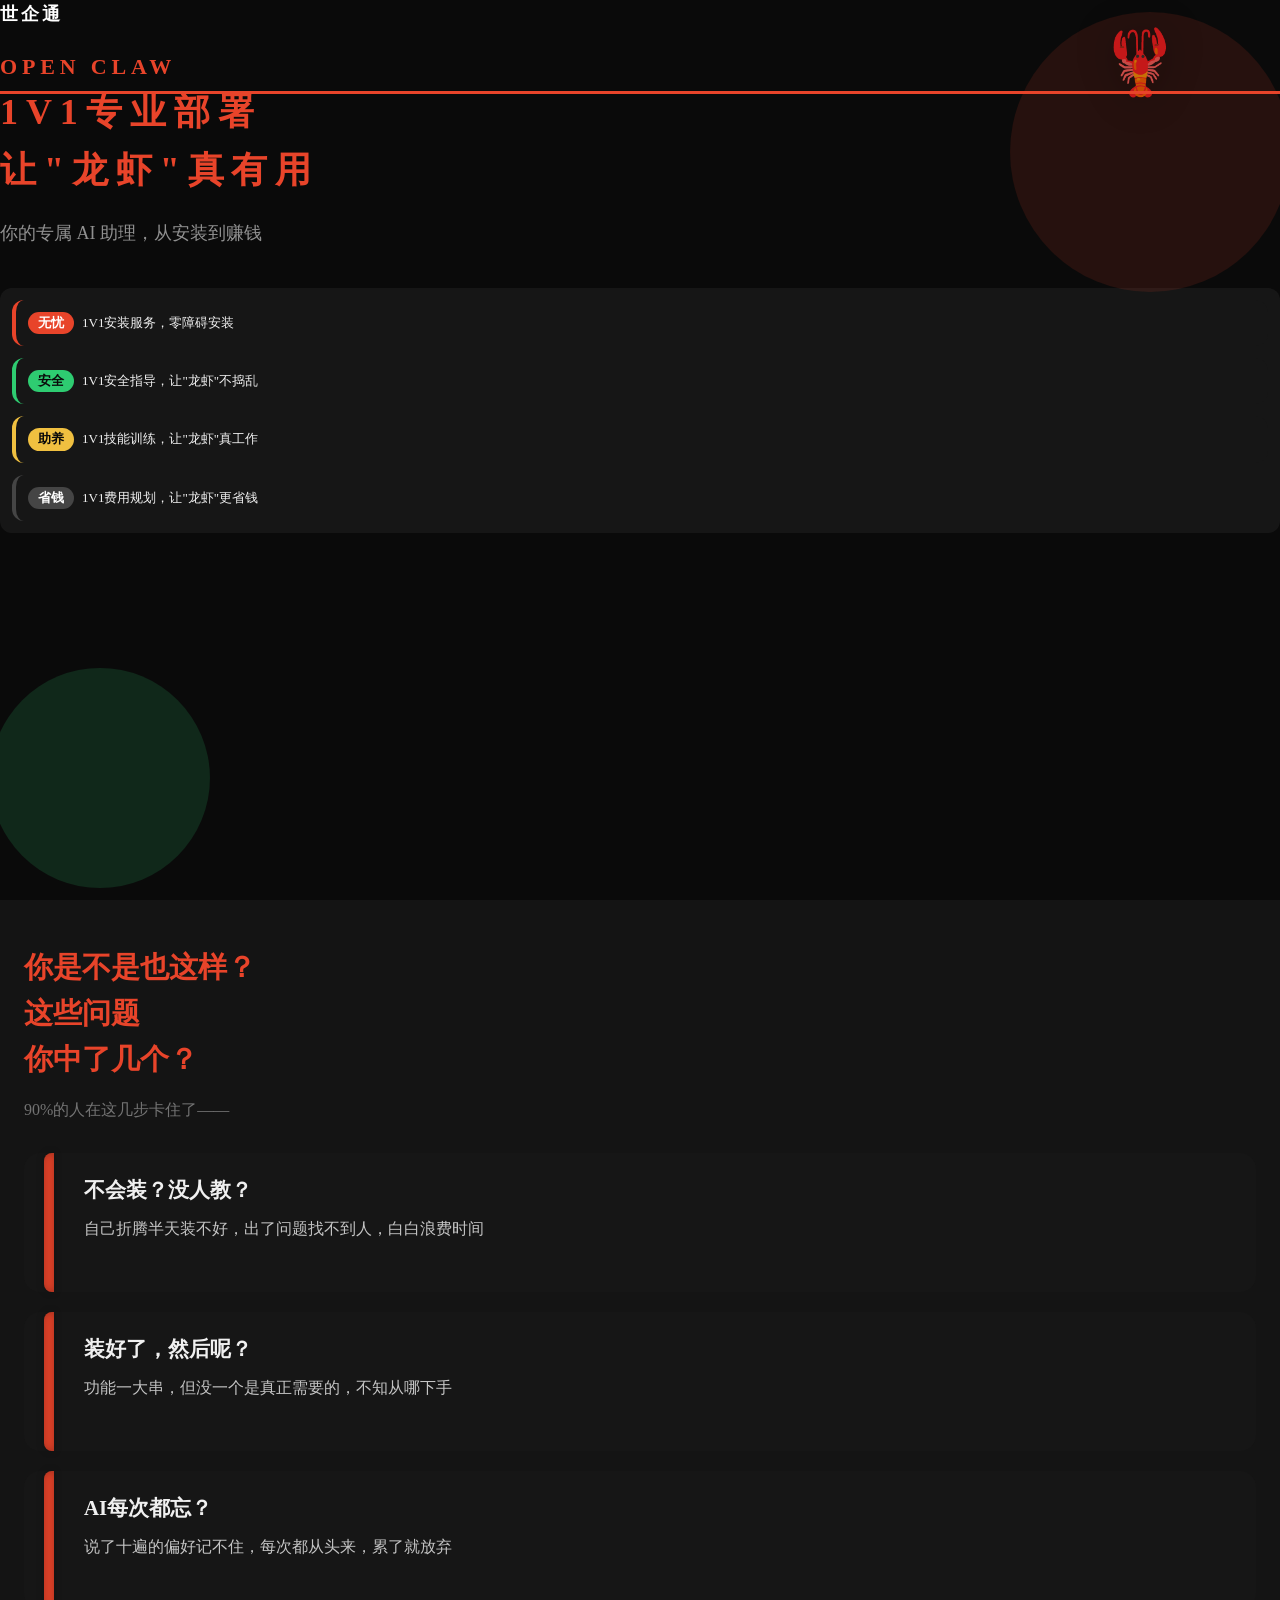
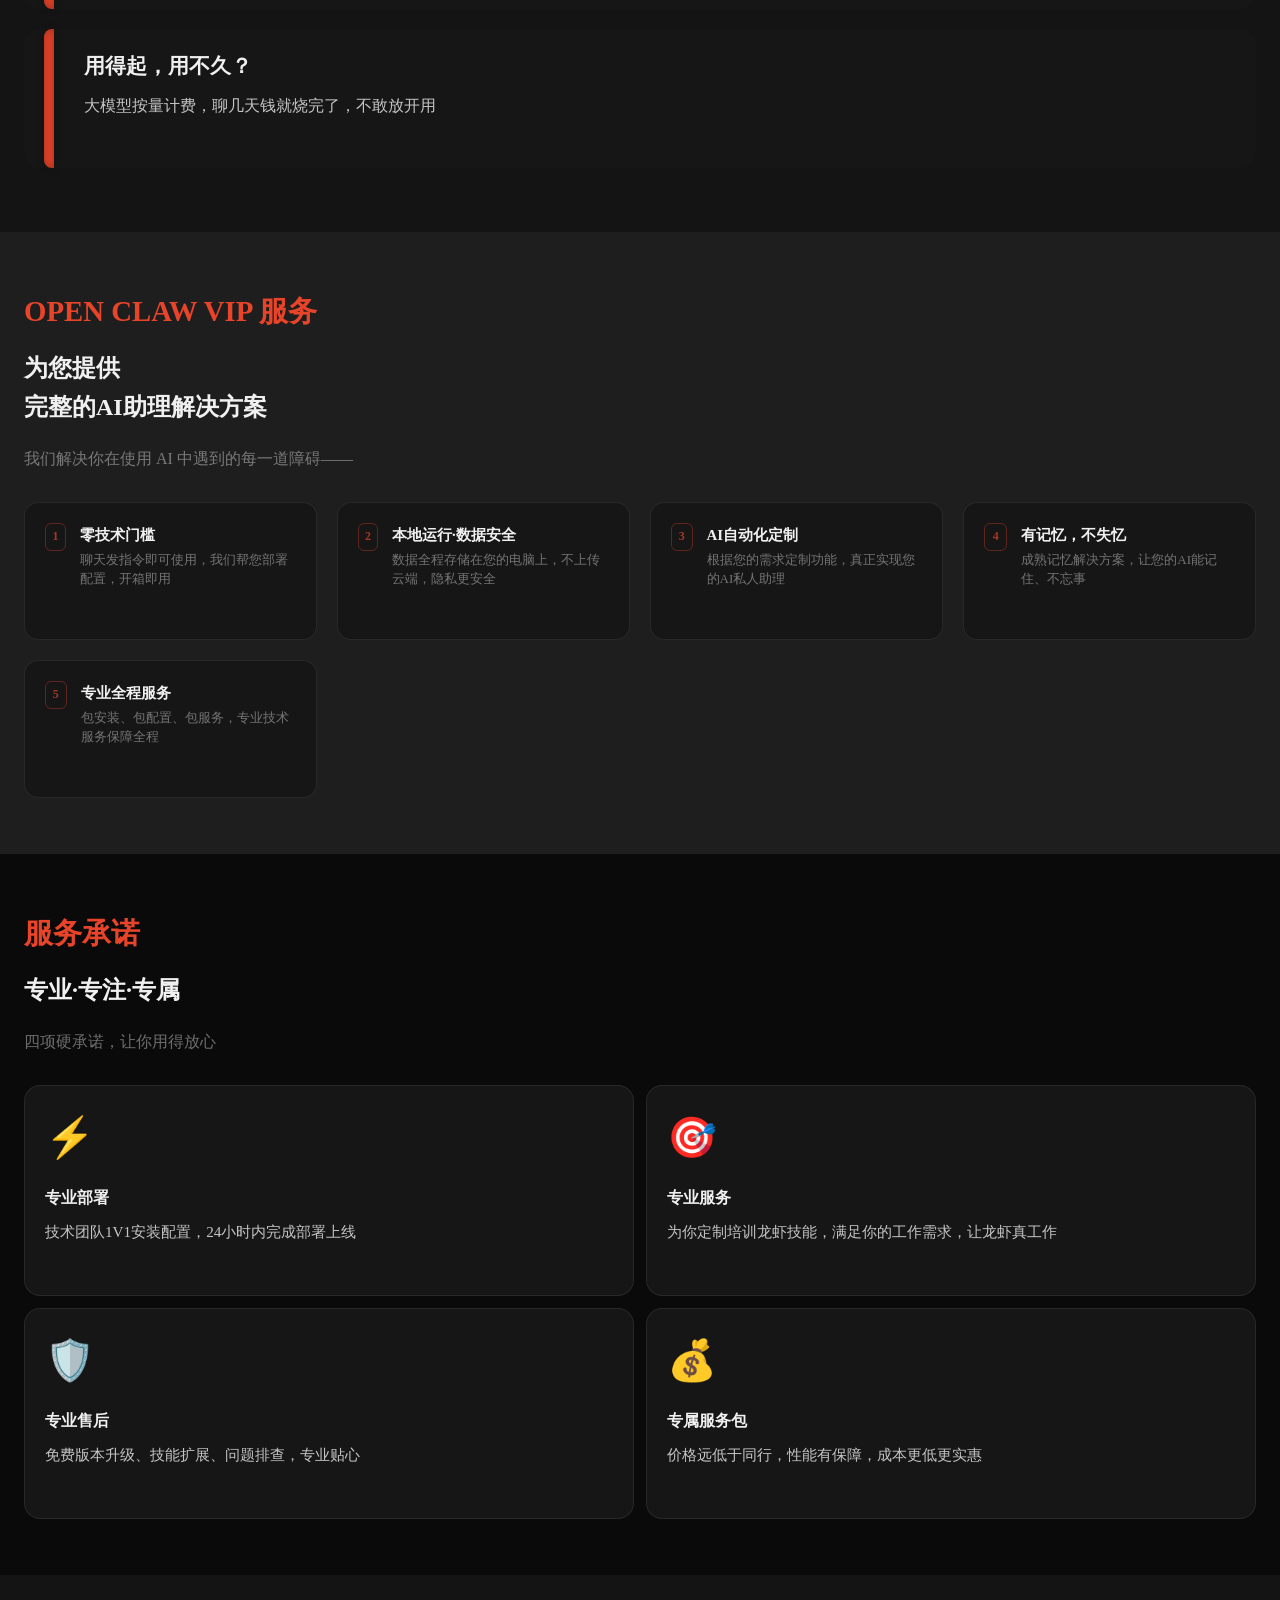
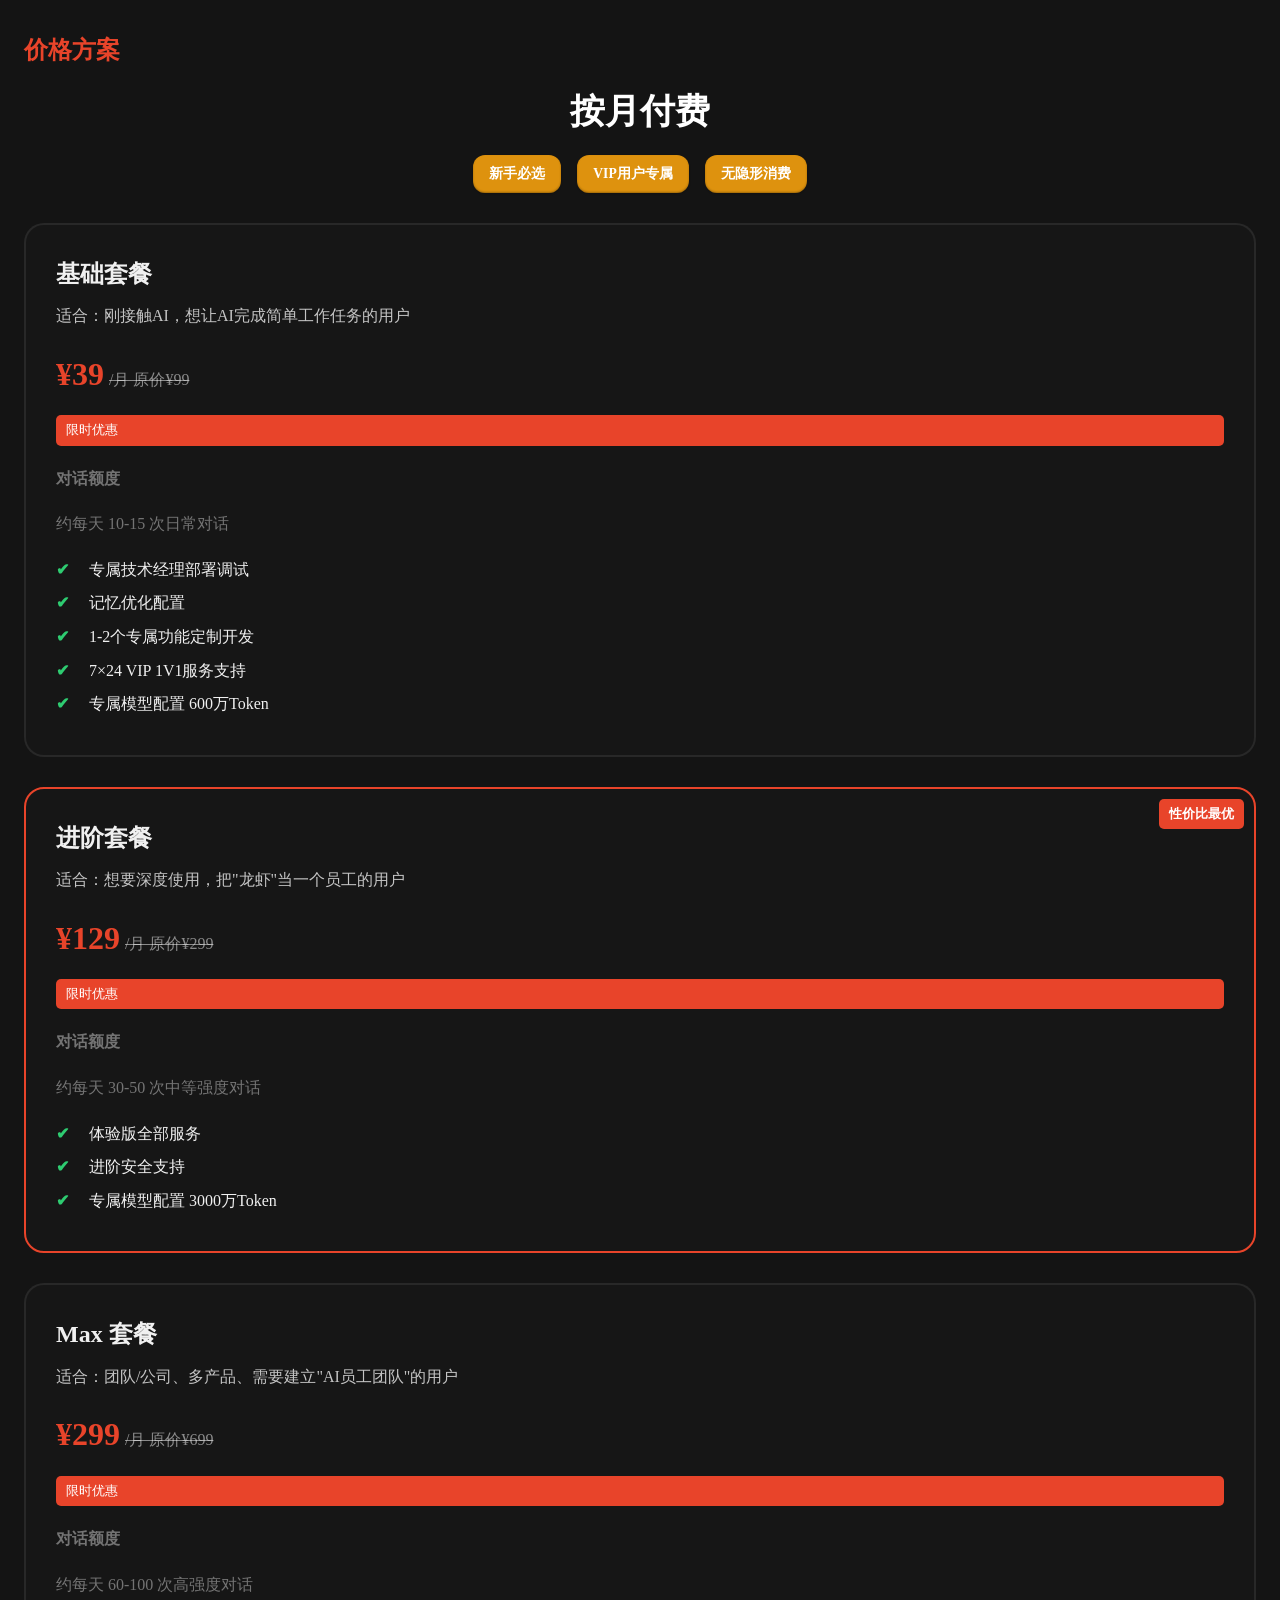
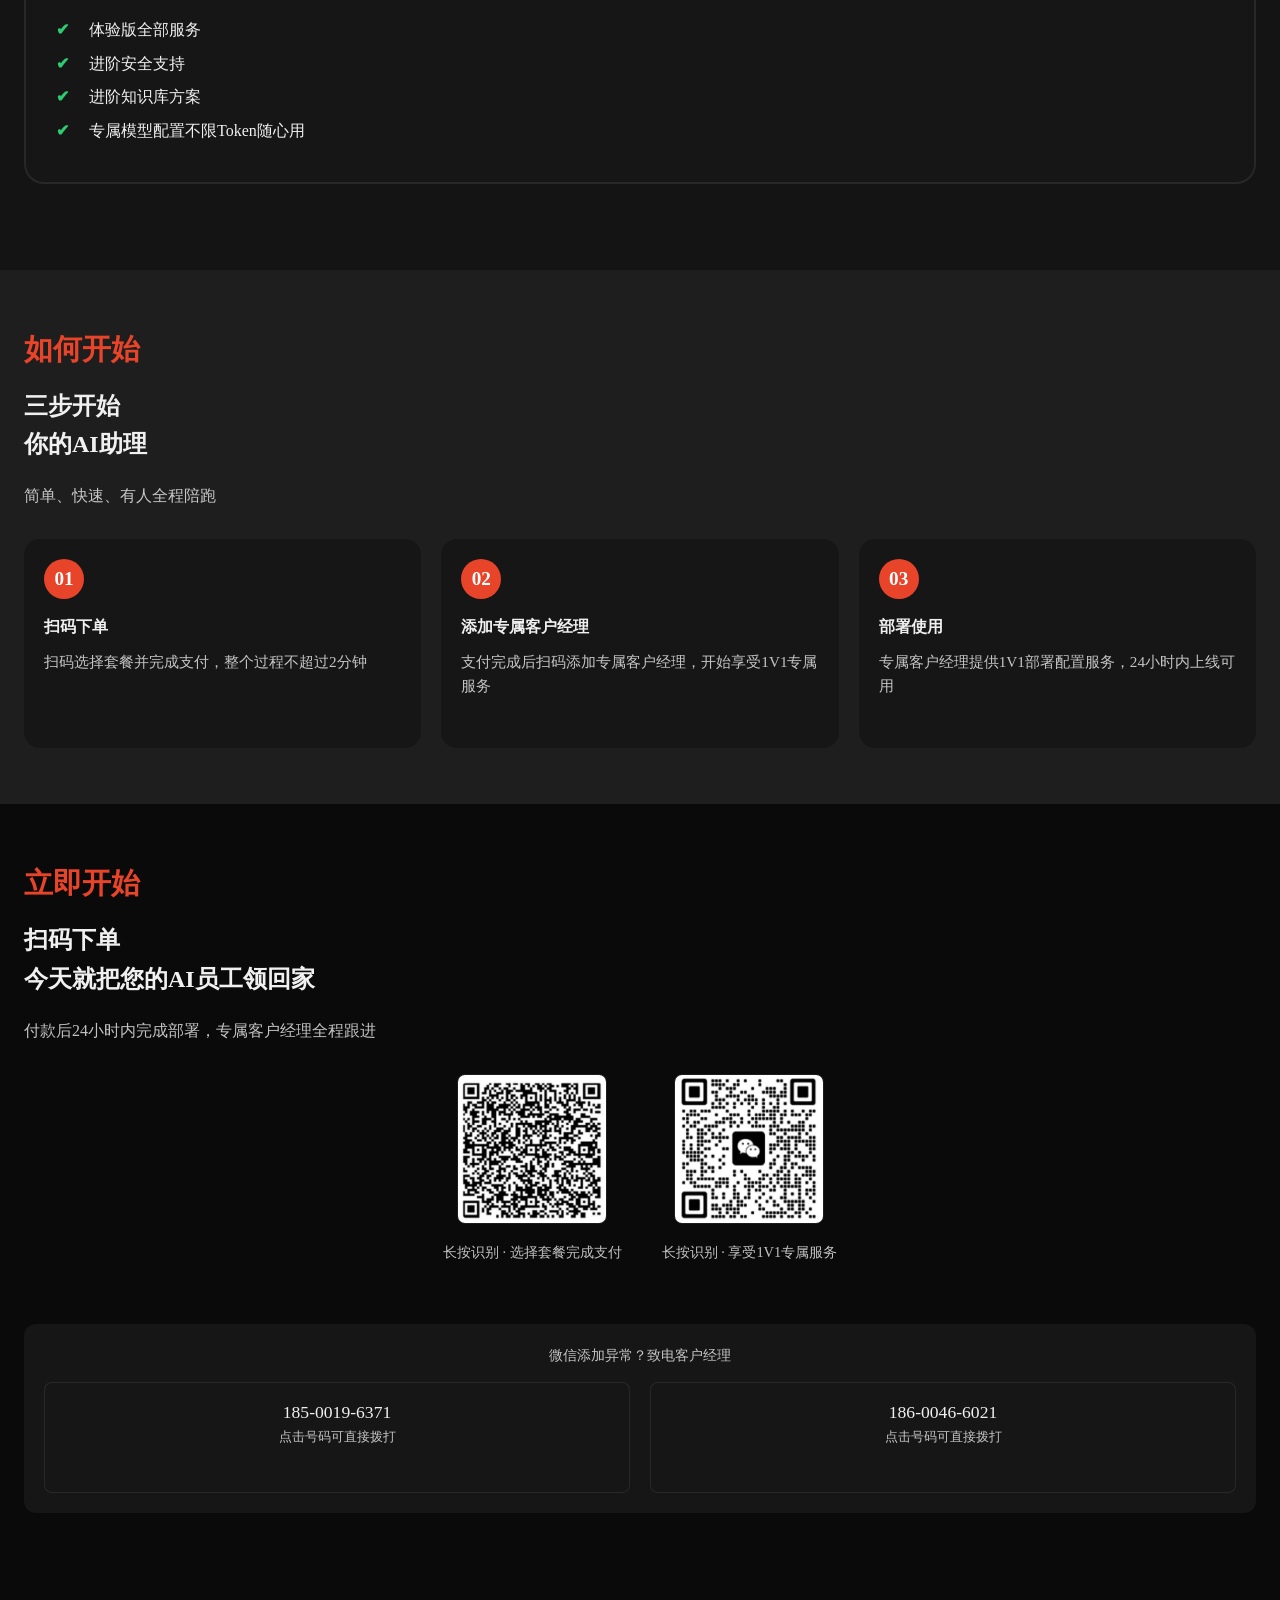
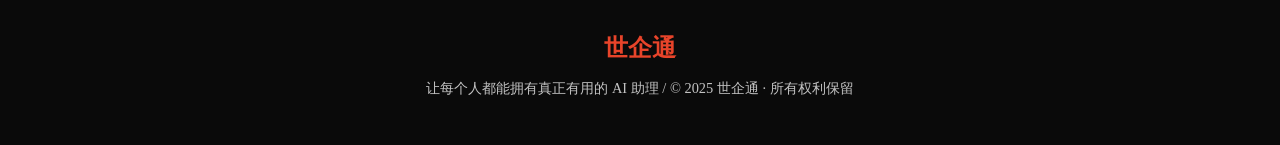
<file: black.html>
<!DOCTYPE html>
<html lang="zh">
<head>
    <meta charset="UTF-8" />
    <meta name="viewport" content="width=device-width, initial-scale=1.0, maximum-scale=1.0, user-scalable=no" />
    <title>世企通 - OPEN CLAW</title>

    <!-- Open Graph (用于微信/QQ/微博等社交分享) -->
    <meta property="og:title" content="世企通 OPEN CLAW | 1V1 部署你的专属 AI 助理" />
    <meta property="og:description" content="还在为装不好 AI 发愁？试试世企通「龙虾」，包安装、包配置、包服务，让 AI 真工作！" />
    <meta property="og:image" content="https://weizzmt.github.io/openclaw-demo/images/cover.jpg" />
    <meta property="og:url" content="https://weizzmt.github.io/openclaw-demo/black.html" />
    <meta property="og:type" content="website" />
    <meta property="og:site_name" content="世企通" />

    <!-- Twitter Card (增强兼容性) -->
    <meta name="twitter:card" content="summary_large_image" />
    <meta name="twitter:title" content="世企通 OPEN CLAW | 1V1 部署你的专属 AI 助理" />
    <meta name="twitter:description" content="还在为装不好 AI 发愁？试试世企通「龙虾」，包安装、包配置、包服务，让 AI 真工作！" />
    <meta name="twitter:image" content="https://weizzmt.github.io/openclaw-demo/images/cover.jpg" />

    <link rel="stylesheet" href="./css/black.css" />

    <!-- 本地字体降级 -->
    <style>
        @font-face {
            font-family: 'Noto Serif SC';
            font-weight: 900;
            src: local('Noto Serif SC Black'),
            local('Source Han Serif SC Heavy'),
            local('STSong'),
            local('SimSun');
        }
        @font-face {
            font-family: 'Noto Serif SC';
            font-weight: 700;
            src: local('Noto Serif SC Bold'),
            local('Source Han Serif SC Medium'),
            local('STSong'),
            local('SimSun');
        }
        @font-face {
            font-family: 'Noto Serif SC';
            font-weight: 400;
            src: local('Noto Serif SC Regular'),
            local('Source Han Serif SC Normal'),
            local('STSong'),
            local('SimSun');
        }
    </style>
</head>
<body>

<!-- 4.1 Hero 首屏 -->
<section class="hero" style="background-color: #0A0A0A; min-height: 100vh;">
    <!-- iOS 100vh 修复 -->
    <div class="ios-fix"></div>

    <!-- 装饰光圈 -->
    <div class="decoration-circle red" style="position: absolute; top: 12px; right: -10px; width: 280px; height: 280px; border-radius: 50%; background: rgba(232,68,42,0.12); z-index: 0;"></div>
    <div class="decoration-circle green" style="position: absolute; bottom: 12px; left: -10px; width: 220px; height: 220px; border-radius: 50%; background: rgba(46,204,113,0.15); z-index: 0;"></div>

    <!-- 龙虾插图 -->
    <div class="lobster-icon" style="position: absolute; top: 12px; right: -10px; width: 190px; opacity: 0.75; filter: drop-shadow(0 0 20px rgba(0,0,0,0.5)); z-index: 0;">
        🦞
    </div>

    <!-- Logo -->
    <div class="logo-container">
        <div class="logo-text">世企通</div>
        <div class="logo-title">OPEN CLAW</div>
    </div>

    <!-- 主标题 -->
    <h1 style="font-size: 36px; font-weight: 900; color: #E8442A; letter-spacing: 0.22em; margin-bottom: 20px;">1V1专业部署<br />让"龙虾"真有用</h1>

    <!-- 副标题 -->
    <p style="font-size: 18px; font-weight: 400; color: rgba(255,255,255,0.55); margin-bottom: 40px;">你的专属 AI 助理，从安装到赚钱</p>

    <!-- 特性卡片 -->
    <div class="benefits" style="display: flex; flex-direction: column; gap: 12px; background: rgba(255,255,255,0.05); padding: 12px; border-radius: 12px; margin-top: 20px;">
        <div class="benefit-item" style="display: flex; align-items: center; gap: 8px; padding: 12px; border-radius: 12px; background: var(--card); border-left: 4px solid #E8442A;">
            <span class="tag" style="background: #E8442A; color: white; padding: 2px 10px; border-radius: 20px; font-size: 13px; line-height: 1.4; font-weight: 600;">无忧</span>
            <p style="font-size: 13px; color: #F0F0F0; margin: 0; line-height: 1.4;">1V1安装服务，零障碍安装</p>
        </div>
        <div class="benefit-item" style="display: flex; align-items: center; gap: 8px; padding: 12px; border-radius: 12px; background: var(--card); border-left: 4px solid #2ECC71;">
            <span class="tag" style="background: #2ECC71; color: #0A0A0A; padding: 2px 10px; border-radius: 20px; font-size: 13px; line-height: 1.4; font-weight: 600;">安全</span>
            <p style="font-size: 13px; color: #F0F0F0; margin: 0; line-height: 1.4;">1V1安全指导，让"龙虾"不捣乱</p>
        </div>
        <div class="benefit-item" style="display: flex; align-items: center; gap: 8px; padding: 12px; border-radius: 12px; background: var(--card); border-left: 4px solid #F0C040;">
            <span class="tag" style="background: #F0C040; color: #0A0A0A; padding: 2px 10px; border-radius: 20px; font-size: 13px; line-height: 1.4; font-weight: 600;">助养</span>
            <p style="font-size: 13px; color: #F0F0F0; margin: 0; line-height: 1.4;">1V1技能训练，让"龙虾"真工作</p>
        </div>
        <div class="benefit-item" style="display: flex; align-items: center; gap: 8px; padding: 12px; border-radius: 12px; background: var(--card); border-left: 4px solid rgba(255,255,255,0.2);">
            <span class="tag" style="background: rgba(255,255,255,0.2); color: white; padding: 2px 10px; border-radius: 20px;  font-size: 13px; line-height: 1.4; font-weight: 600;">省钱</span>
            <p style="font-size: 13px; color: #F0F0F0; margin: 0; line-height: 1.4;">1V1费用规划，让"龙虾"更省钱</p>
        </div>
    </div>
</section>

<!-- 4.2 痛点区 -->
<section class="pain-points" style="background-color: #141414; padding: 44px 24px;">
    <h2 style="font-size: 1.8rem; color: #E8442A; margin-bottom: 15px;">你是不是也这样？<br />这些问题<br />你中了几个？</h2>
    <p style="opacity: 0.8; margin-bottom: 30px;">90%的人在这几步卡住了——</p>

    <div class="q-item" style="background: #161616; padding: 20px; border-radius: 16px; margin-bottom: 20px; position: relative; padding-left: 60px;">
        <h3 style="font-size: 1.3rem; margin-bottom: 10px; color: #F0F0F0;">不会装？没人教？</h3>
        <p style="opacity: 0.8; color: #F0F0F0;">自己折腾半天装不好，出了问题找不到人，白白浪费时间</p>
    </div>

    <div class="q-item" style="background: #161616; padding: 20px; border-radius: 16px; margin-bottom: 20px; position: relative; padding-left: 60px;">
        <h3 style="font-size: 1.3rem; margin-bottom: 10px; color: #F0F0F0;">装好了，然后呢？</h3>
        <p style="opacity: 0.8; color: #F0F0F0;">功能一大串，但没一个是真正需要的，不知从哪下手</p>
    </div>

    <div class="q-item" style="background: #161616; padding: 20px; border-radius: 16px; margin-bottom: 20px; position: relative; padding-left: 60px;">
        <h3 style="font-size: 1.3rem; margin-bottom: 10px; color: #F0F0F0;">AI每次都忘？</h3>
        <p style="opacity: 0.8; color: #F0F0F0;">说了十遍的偏好记不住，每次都从头来，累了就放弃</p>
    </div>

    <div class="q-item" style="background: #161616; padding: 20px; border-radius: 16px; margin-bottom: 20px; position: relative; padding-left: 60px;">
        <h3 style="font-size: 1.3rem; margin-bottom: 10px; color: #F0F0F0;">用得起，用不久？</h3>
        <p style="opacity: 0.8; color: #F0F0F0;">大模型按量计费，聊几天钱就烧完了，不敢放开用</p>
    </div>
</section>

<!-- 4.3 服务内容区 -->
<section class="service-content" style="background-color: #1E1E1E; padding: 56px 24px;">
    <h2 style="font-size: 1.8rem; color: #E8442A; margin-bottom: 15px;">OPEN CLAW VIP 服务</h2>
    <h3 style="font-size: 1.5rem; margin-bottom: 20px; color: #F0F0F0;">为您提供<br />完整的AI助理解决方案</h3>
    <p style="opacity: 0.8; margin-bottom: 30px;">我们解决你在使用 AI 中遇到的每一道障碍——</p>
    <div class="solution-list" style="display: grid; grid-template-columns: repeat(auto-fit, minmax(280px, 1fr)); gap: 20px;">
        <div class="sol-item" style="background: #161616; padding: 20px; border-radius: 14px; border: 1px solid rgba(255,255,255,0.08); display: flex; flex-direction: row; gap: 14px;">
            <div class="num" style="width: 28px; height: 28px; border-radius: 6px; border: 1px solid rgba(232,68,42,0.35); color: rgba(232,68,42,0.7); font-size: 12px; font-weight: 700; display: flex; align-items: center; justify-content: center;">1</div>
            <div>
                <h4 style="font-size: 15px; font-weight: 700; color: #F0F0F0; margin-bottom: 3px;">零技术门槛</h4>
                <p style="font-size: 13px; color: rgba(255,255,255,0.5); line-height: 1.5;">聊天发指令即可使用，我们帮您部署配置，开箱即用</p>
            </div>
        </div>
        <div class="sol-item" style="background: #161616; padding: 20px; border-radius: 14px; border: 1px solid rgba(255,255,255,0.08); display: flex; flex-direction: row; gap: 14px;">
            <div class="num" style="width: 28px; height: 28px; border-radius: 6px; border: 1px solid rgba(232,68,42,0.35); color: rgba(232,68,42,0.7); font-size: 12px; font-weight: 700; display: flex; align-items: center; justify-content: center;">2</div>
            <div>
                <h4 style="font-size: 15px; font-weight: 700; color: #F0F0F0; margin-bottom: 3px;">本地运行·数据安全</h4>
                <p style="font-size: 13px; color: rgba(255,255,255,0.5); line-height: 1.5;">数据全程存储在您的电脑上，不上传云端，隐私更安全</p>
            </div>
        </div>
        <div class="sol-item" style="background: #161616; padding: 20px; border-radius: 14px; border: 1px solid rgba(255,255,255,0.08); display: flex; flex-direction: row; gap: 14px;">
            <div class="num" style="width: 28px; height: 28px; border-radius: 6px; border: 1px solid rgba(232,68,42,0.35); color: rgba(232,68,42,0.7); font-size: 12px; font-weight: 700; display: flex; align-items: center; justify-content: center;">3</div>
            <div>
                <h4 style="font-size: 15px; font-weight: 700; color: #F0F0F0; margin-bottom: 3px;">AI自动化定制</h4>
                <p style="font-size: 13px; color: rgba(255,255,255,0.5); line-height: 1.5;">根据您的需求定制功能，真正实现您的AI私人助理</p>
            </div>
        </div>
        <div class="sol-item" style="background: #161616; padding: 20px; border-radius: 14px; border: 1px solid rgba(255,255,255,0.08); display: flex; flex-direction: row; gap: 14px;">
            <div class="num" style="width: 28px; height: 28px; border-radius: 6px; border: 1px solid rgba(232,68,42,0.35); color: rgba(232,68,42,0.7); font-size: 12px; font-weight: 700; display: flex; align-items: center; justify-content: center;">4</div>
            <div>
                <h4 style="font-size: 15px; font-weight: 700; color: #F0F0F0; margin-bottom: 3px;">有记忆，不失忆</h4>
                <p style="font-size: 13px; color: rgba(255,255,255,0.5); line-height: 1.5;">成熟记忆解决方案，让您的AI能记住、不忘事</p>
            </div>
        </div>
        <div class="sol-item" style="background: #161616; padding: 20px; border-radius: 14px; border: 1px solid rgba(255,255,255,0.08); display: flex; flex-direction: row; gap: 14px;">
            <div class="num" style="width: 28px; height: 28px; border-radius: 6px; border: 1px solid rgba(232,68,42,0.35); color: rgba(232,68,42,0.7); font-size: 12px; font-weight: 700; display: flex; align-items: center; justify-content: center;">5</div>
            <div>
                <h4 style="font-size: 15px; font-weight: 700; color: #F0F0F0; margin-bottom: 3px;">专业全程服务</h4>
                <p style="font-size: 13px; color: rgba(255,255,255,0.5); line-height: 1.5;">包安装、包配置、包服务，专业技术服务保障全程</p>
            </div>
        </div>
    </div>
</section>

<!-- 4.4 服务承诺区 -->
<section class="promise-section" style="background-color: #0A0A0A; padding: 56px 24px;">
    <h2 style="font-size: 1.8rem; color: #E8442A; margin-bottom: 15px;">服务承诺</h2>
    <h3 style="font-size: 1.5rem; margin-bottom: 20px; color: #F0F0F0;">专业·专注·专属</h3>
    <p style="opacity: 0.8; margin-bottom: 30px;">四项硬承诺，让你用得放心</p>
    <div class="promise-items" style="display: grid; grid-template-columns: 1fr 1fr; gap: 12px;">
        <div class="promise-item" style="background: #161616; padding: 20px; border-radius: 16px; border: 1px solid rgba(255,255,255,0.08);">
            <div class="icon" style="font-size: 2.5rem; margin-bottom: 15px; color: #E8442A;">⚡</div>
            <h4 style="margin-bottom: 10px; color: #F0F0F0;">专业部署</h4>
            <p style="opacity: 0.8; font-size: 0.95rem; color: #F0F0F0;">技术团队1V1安装配置，24小时内完成部署上线</p>
        </div>
        <div class="promise-item" style="background: #161616; padding: 20px; border-radius: 16px; border: 1px solid rgba(255,255,255,0.08);">
            <div class="icon" style="font-size: 2.5rem; margin-bottom: 15px; color: #E8442A;">🎯</div>
            <h4 style="margin-bottom: 10px; color: #F0F0F0;">专业服务</h4>
            <p style="opacity: 0.8; font-size: 0.95rem; color: #F0F0F0;">为你定制培训龙虾技能，满足你的工作需求，让龙虾真工作</p>
        </div>
        <div class="promise-item" style="background: #161616; padding: 20px; border-radius: 16px; border: 1px solid rgba(255,255,255,0.08);">
            <div class="icon" style="font-size: 2.5rem; margin-bottom: 15px; color: #E8442A;">🛡️</div>
            <h4 style="margin-bottom: 10px; color: #F0F0F0;">专业售后</h4>
            <p style="opacity: 0.8; font-size: 0.95rem; color: #F0F0F0;">免费版本升级、技能扩展、问题排查，专业贴心</p>
        </div>
        <div class="promise-item" style="background: #161616; padding: 20px; border-radius: 16px; border: 1px solid rgba(255,255,255,0.08);">
            <div class="icon" style="font-size: 2.5rem; margin-bottom: 15px; color: #E8442A;">💰</div>
            <h4 style="margin-bottom: 10px; color: #F0F0F0;">专属服务包</h4>
            <p style="opacity: 0.8; font-size: 0.95rem; color: #F0F0F0;">价格远低于同行，性能有保障，成本更低更实惠</p>
        </div>
    </div>
</section>

<!-- 4.5 价格方案区 -->
<section class="pricing" style="background-color: #141414; padding: 56px 24px;">
    <h2 style="font-size: 1.5rem; color: #E8442A; margin-bottom: 15px;">价格方案</h2>
    <div class="pricing-header" style="text-align: center; margin-bottom: 30px;">
        <!-- 主标题 -->
        <h2 style="font-size: 2.2rem; color: #ffffff;  margin-bottom: 15px;">按月付费</h2>

        <!-- 小标签行 -->
        <div class="tag-row" style="display: flex; justify-content: center; gap: 16px; margin-top: 12px;">
            <span class="tag" style="padding: 8px 16px; background: #de920e; color: white; border-radius: 12px; font-size: 0.85rem; font-weight: 700; box-shadow: inset 0 -1px 2px rgba(0,0,0,0.3), 0 1px 2px rgba(0,0,0,0.2);">新手必选</span>
            <span class="tag" style="padding: 8px 16px; background: #de920e; color: white; border-radius: 12px; font-size: 0.85rem; font-weight: 700; box-shadow: inset 0 -1px 2px rgba(0,0,0,0.3), 0 1px 2px rgba(0,0,0,0.2);">VIP用户专属</span>
            <span class="tag" style="padding: 8px 16px; background: #de920e; color: white; border-radius: 12px; font-size: 0.85rem; font-weight: 700; box-shadow: inset 0 -1px 2px rgba(0,0,0,0.3), 0 1px 2px rgba(0,0,0,0.2);">无隐形消费</span>
        </div>
    </div>

    <!-- 基础套餐 -->
    <div class="plan-card basic" style="background: #161616; padding: 30px; border-radius: 20px; margin-bottom: 30px; border: 2px solid rgba(255,255,255,0.08);">
        <h3 style="font-size: 1.5rem; margin-bottom: 10px; color: #F0F0F0;">基础套餐</h3>
        <p style="opacity: 0.8; margin-bottom: 20px; color: #F0F0F0;">适合：刚接触AI，想让AI完成简单工作任务的用户</p>
        <div class="price" style="font-size: 2rem; margin-bottom: 15px;">
            <span class="amount" style="color: #E8442A; font-weight: bold;">¥39</span><span class="original" style="color: rgba(255,255,255,0.5); font-size: 1rem; margin-left: 5px; text-decoration: line-through;">/月 原价¥99</span>
        </div>
        <div class="discount" style="background: #E8442A; color: white; padding: 5px 10px; border-radius: 5px; font-size: 0.8rem; margin-bottom: 20px;">限时优惠</div>
        <div class="details">
            <p><strong>对话额度</strong></p>
            <p>约每天 10-15 次日常对话</p>
            <ul style="list-style: none; margin-top: 15px;">
                <li style="margin-bottom: 8px; display: flex; align-items: center;"><i class="fas fa-check-circle" style="color: #2ECC71; margin-right: 10px;"></i> 专属技术经理部署调试</li>
                <li style="margin-bottom: 8px; display: flex; align-items: center;"><i class="fas fa-check-circle" style="color: #2ECC71; margin-right: 10px;"></i> 记忆优化配置</li>
                <li style="margin-bottom: 8px; display: flex; align-items: center;"><i class="fas fa-check-circle" style="color: #2ECC71; margin-right: 10px;"></i> 1-2个专属功能定制开发</li>
                <li style="margin-bottom: 8px; display: flex; align-items: center;"><i class="fas fa-check-circle" style="color: #2ECC71; margin-right: 10px;"></i> 7×24 VIP 1V1服务支持</li>
                <li style="margin-bottom: 8px; display: flex; align-items: center;"><i class="fas fa-check-circle" style="color: #2ECC71; margin-right: 10px;"></i> 专属模型配置 600万Token</li>
            </ul>
        </div>
    </div>

    <!-- 进阶套餐 -->
    <div class="plan-card advanced" style="background: #161616; padding: 30px; border-radius: 20px; margin-bottom: 30px; border: 2px solid #E8442A;">
        <h3 style="font-size: 1.5rem; margin-bottom: 10px; color: #F0F0F0;">进阶套餐</h3>
        <p style="opacity: 0.8; margin-bottom: 20px; color: #F0F0F0;">适合：想要深度使用，把"龙虾"当一个员工的用户</p>
        <div class="price" style="font-size: 2rem; margin-bottom: 15px;">
            <span class="amount" style="color: #E8442A; font-weight: bold;">¥129</span><span class="original" style="color: rgba(255,255,255,0.5); font-size: 1rem; margin-left: 5px; text-decoration: line-through;">/月 原价¥299</span>
        </div>
        <div class="discount" style="background: #E8442A; color: white; padding: 5px 10px; border-radius: 5px; font-size: 0.8rem; margin-bottom: 20px;">限时优惠</div>
        <div class="details">
            <p><strong>对话额度</strong></p>
            <p>约每天 30-50 次中等强度对话</p>
            <ul style="list-style: none; margin-top: 15px;">
                <li style="margin-bottom: 8px; display: flex; align-items: center;"><i class="fas fa-check-circle" style="color: #2ECC71; margin-right: 10px;"></i> 体验版全部服务</li>
                <li style="margin-bottom: 8px; display: flex; align-items: center;"><i class="fas fa-check-circle" style="color: #2ECC71; margin-right: 10px;"></i> 进阶安全支持</li>
                <li style="margin-bottom: 8px; display: flex; align-items: center;"><i class="fas fa-check-circle" style="color: #2ECC71; margin-right: 10px;"></i> 专属模型配置 3000万Token</li>
            </ul>
        </div>
        <div class="badge" style="position: absolute; top: 10px; right: 10px; background: #E8442A; color: white; padding: 5px 10px; border-radius: 5px; font-size: 0.8rem; font-weight: 600;">性价比最优</div>
    </div>

    <!-- Max套餐 -->
    <div class="plan-card max" style="background: #161616; padding: 30px; border-radius: 20px; margin-bottom: 30px; border: 2px solid rgba(255,255,255,0.08);">
        <h3 style="font-size: 1.5rem; margin-bottom: 10px; color: #F0F0F0;">Max 套餐</h3>
        <p style="opacity: 0.8; margin-bottom: 20px; color: #F0F0F0;">适合：团队/公司、多产品、需要建立"AI员工团队"的用户</p>
        <div class="price" style="font-size: 2rem; margin-bottom: 15px;">
            <span class="amount" style="color: #E8442A; font-weight: bold;">¥299</span><span class="original" style="color: rgba(255,255,255,0.5); font-size: 1rem; margin-left: 5px; text-decoration: line-through;">/月 原价¥699</span>
        </div>
        <div class="discount" style="background: #E8442A; color: white; padding: 5px 10px; border-radius: 5px; font-size: 0.8rem; margin-bottom: 20px;">限时优惠</div>
        <div class="details">
            <p><strong>对话额度</strong></p>
            <p>约每天 60-100 次高强度对话</p>
            <ul style="list-style: none; margin-top: 15px;">
                <li style="margin-bottom: 8px; display: flex; align-items: center;"><i class="fas fa-check-circle" style="color: #2ECC71; margin-right: 10px;"></i> 体验版全部服务</li>
                <li style="margin-bottom: 8px; display: flex; align-items: center;"><i class="fas fa-check-circle" style="color: #2ECC71; margin-right: 10px;"></i> 进阶安全支持</li>
                <li style="margin-bottom: 8px; display: flex; align-items: center;"><i class="fas fa-check-circle" style="color: #2ECC71; margin-right: 10px;"></i> 进阶知识库方案</li>
                <li style="margin-bottom: 8px; display: flex; align-items: center;"><i class="fas fa-check-circle" style="color: #2ECC71; margin-right: 10px;"></i> 专属模型配置不限Token随心用</li>
            </ul>
        </div>
    </div>
</section>

<!-- 4.6 购买流程区 -->
<section class="how-to-start" style="background-color: #1E1E1E; padding: 56px 24px;">
    <h2 style="font-size: 1.8rem; color: #E8442A; margin-bottom: 15px;">如何开始</h2>
    <h3 style="font-size: 1.5rem; margin-bottom: 20px; color: #F0F0F0;">三步开始<br />你的AI助理</h3>
    <p style="opacity: 0.8; margin-bottom: 30px; color: #F0F0F0;">简单、快速、有人全程陪跑</p>
    <div class="steps" style="display: grid; grid-template-columns: repeat(auto-fit, minmax(280px, 1fr)); gap: 20px;">
        <div class="step" style="background: #161616; padding: 20px; border-radius: 16px;">
            <div class="step-num" style="width: 40px; height: 40px; background: #E8442A; color: white; border-radius: 50%; display: flex; justify-content: center; align-items: center; font-size: 1.2rem; font-weight: bold; margin-bottom: 15px;">01</div>
            <h4 style="margin-bottom: 10px; color: #F0F0F0;">扫码下单</h4>
            <p style="opacity: 0.8; font-size: 0.95rem; color: #F0F0F0;">扫码选择套餐并完成支付，整个过程不超过2分钟</p>
        </div>
        <div class="step" style="background: #161616; padding: 20px; border-radius: 16px;">
            <div class="step-num" style="width: 40px; height: 40px; background: #E8442A; color: white; border-radius: 50%; display: flex; justify-content: center; align-items: center; font-size: 1.2rem; font-weight: bold; margin-bottom: 15px;">02</div>
            <h4 style="margin-bottom: 10px; color: #F0F0F0;">添加专属客户经理</h4>
            <p style="opacity: 0.8; font-size: 0.95rem; color: #F0F0F0;">支付完成后扫码添加专属客户经理，开始享受1V1专属服务</p>
        </div>
        <div class="step" style="background: #161616; padding: 20px; border-radius: 16px;">
            <div class="step-num" style="width: 40px; height: 40px; background: #E8442A; color: white; border-radius: 50%; display: flex; justify-content: center; align-items: center; font-size: 1.2rem; font-weight: bold; margin-bottom: 15px;">03</div>
            <h4 style="margin-bottom: 10px; color: #F0F0F0;">部署使用</h4>
            <p style="opacity: 0.8; font-size: 0.95rem; color: #F0F0F0;">专属客户经理提供1V1部署配置服务，24小时内上线可用</p>
        </div>
    </div>
</section>

<!-- 4.7 尾页 QR 区 -->
<section class="start-now" style="background-color: #0A0A0A; padding: 56px 24px;">
    <h2 style="font-size: 1.8rem; color: #E8442A; margin-bottom: 15px;">立即开始</h2>
    <h3 style="font-size: 1.5rem; margin-bottom: 20px; color: #F0F0F0;">扫码下单<br />今天就把您的AI员工领回家</h3>
    <p style="opacity: 0.8; margin-bottom: 30px; color: #F0F0F0;">付款后24小时内完成部署，专属客户经理全程跟进</p>
    <div class="qrcode-container" style="display: flex; justify-content: center; gap: 40px; margin-bottom: 30px;">
        <div class="qrcode-item" style="text-align: center;">
            <img src="[data-uri]"
                 alt="扫码下单"
                 style="width: 150px; height: 150px; border: 1px solid rgba(255,255,255,0.08); border-radius: 8px;" />
            <p style="margin-top: 10px; font-size: 0.9rem; opacity: 0.8; color: #F0F0F0;">长按识别 · 选择套餐完成支付</p>
        </div>
        <div class="qrcode-item" style="text-align: center;">
            <img src="[data-uri]"
                 alt="添加客户经理"
                 style="width: 150px; height: 150px; border: 1px solid rgba(255,255,255,0.08); border-radius: 8px;" />
            <p style="margin-top: 10px; font-size: 0.9rem; opacity: 0.8; color: #F0F0F0;">长按识别 · 享受1V1专属服务</p>
        </div>
    </div>

    <!-- 新增：大卡片内含两个小卡片 -->
    <div class="contact-wrapper" style="background: #161616; padding: 20px; border-radius: 12px; margin-bottom: 20px;">
        <div class="contact-header" style="text-align: center; font-size: 0.9rem; opacity: 0.8; color: #F0F0F0; margin-bottom: 15px;">微信添加异常？致电客户经理</div>
        <div class="contact-grid" style="display: flex; gap: 20px; justify-content: center;">
            <div class="contact-card">
                <a href="tel:18500196371" style="color: #F0F0F0; font-size: 1.1rem; text-decoration: none;">185-0019-6371</a>
                <p style="font-size: 0.8rem; opacity: 0.8; color: #F0F0F0;">点击号码可直接拨打</p>
            </div>
            <div class="contact-card">
                <a href="tel:18600466021" style="color: #F0F0F0; font-size: 1.1rem; text-decoration: none;">186-0046-6021</a>
                <p style="font-size: 0.8rem; opacity: 0.8; color: #F0F0F0;">点击号码可直接拨打</p>
            </div>
        </div>
    </div>
</section>

<!-- Footer -->
<footer class="footer" style="background-color: #0A0A0A; padding: 40px 24px; text-align: center; color: #F0F0F0;">
    <div class="footer-content">
        <div class="brand" style="font-size: 1.5rem; color: #E8442A; margin-bottom: 10px; font-weight: 900;">世企通</div>
        <p style="opacity: 0.8; font-size: 0.9rem; margin: 5px 0;">让每个人都能拥有真正有用的 AI 助理 / © 2025 世企通 · 所有权利保留</p>
    </div>
</footer>

</body>
</html>
</file>
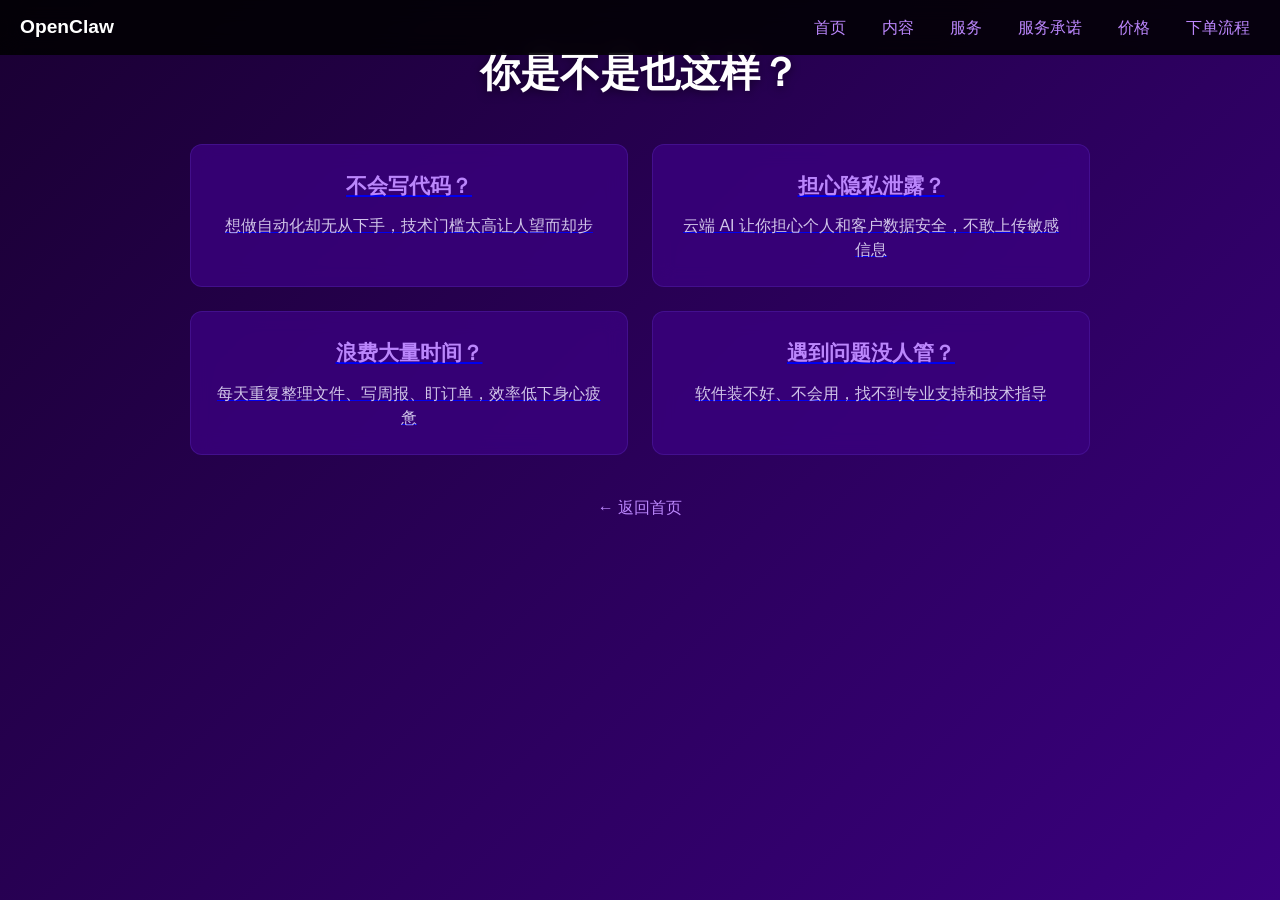
<file: content.html>
<!DOCTYPE html>
<html lang="zh">
<head>
  <meta charset="UTF-8" />
  <meta name="viewport" content="width=device-width, initial-scale=1.0" />
  <title>你是不是也这样？</title>
  <!-- 公共导航样式 -->
  <link rel="stylesheet" href="css/common.css" />
  <!-- 本页专属样式 -->
  <link rel="stylesheet" href="css/content.css" />
</head>
<body>

<!-- 响应式导航栏（完全照搬 service.html 结构） -->
<nav class="navbar">
  <div class="nav-brand">OpenClaw</div>
  <button class="hamburger" id="hamburger">
    <span></span>
    <span></span>
    <span></span>
  </button>
  <ul class="nav-links" id="navLinks">
    <li><a href="index.html">首页</a></li>
    <li><a href="content.html">内容</a></li>
    <li><a href="service.html">服务</a></li>
    <li><a href="guarantee.html">服务承诺</a></li>
    <li><a href="price.html">价格</a></li>
    <li><a href="order.html">下单流程</a></li>
  </ul>
</nav>

<div class="content-page">
  <!-- 页标题 -->
  <h1 class="page-title">你是不是也这样？</h1>

  <!-- 痛点卡片网格 -->
  <div class="pain-points-grid">
    <a href="service.html" class="pain-point-card">
      <h3 class="card-title">不会写代码？</h3>
      <p class="card-desc">想做自动化却无从下手，技术门槛太高让人望而却步</p>
    </a>

    <a href="service.html" class="pain-point-card">
      <h3 class="card-title">担心隐私泄露？</h3>
      <p class="card-desc">云端 AI 让你担心个人和客户数据安全，不敢上传敏感信息</p>
    </a>

    <a href="service.html" class="pain-point-card">
      <h3 class="card-title">浪费大量时间？</h3>
      <p class="card-desc">每天重复整理文件、写周报、盯订单，效率低下身心疲惫</p>
    </a>

    <a href="service.html" class="pain-point-card">
      <h3 class="card-title">遇到问题没人管？</h3>
      <p class="card-desc">软件装不好、不会用，找不到专业支持和技术指导</p>
    </a>
  </div>

  <!-- 返回首页按钮 -->
  <div class="back-home">
    <a href="index.html" class="back-button">← 返回首页</a>
  </div>

  <!-- 返回顶部按钮 -->
  <button id="backToTop" class="back-to-top">顶部</button>
</div>

<!-- 导航 & 返回顶部脚本（完全复用 service.html 的逻辑） -->
<script>
  // 汉堡菜单控制
  const hamburger = document.getElementById('hamburger');
  const navLinks = document.getElementById('navLinks');

  if (hamburger && navLinks) {
    hamburger.addEventListener('click', () => {
      navLinks.classList.toggle('active');

      const spans = hamburger.querySelectorAll('span');
      if (navLinks.classList.contains('active')) {
        spans[0].style.transform = 'rotate(45deg) translate(5px, 5px)';
        spans[1].style.opacity = '0';
        spans[2].style.transform = 'rotate(-45deg) translate(7px, -7px)';
      } else {
        spans[0].style.transform = 'rotate(0) translate(0, 0)';
        spans[1].style.opacity = '1';
        spans[2].style.transform = 'rotate(0) translate(0, 0)';
      }
    });

    // 点击链接后自动收起菜单
    navLinks.querySelectorAll('a').forEach(link => {
      link.addEventListener('click', () => {
        navLinks.classList.remove('active');
        const spans = hamburger.querySelectorAll('span');
        spans[0].style.transform = 'rotate(0) translate(0, 0)';
        spans[1].style.opacity = '1';
        spans[2].style.transform = 'rotate(0) translate(0, 0)';
      });
    });
  }

  // 返回顶部
  const backToTopBtn = document.getElementById('backToTop');
  if (backToTopBtn) {
    backToTopBtn.onclick = function () {
      window.scrollTo({ top: 0, behavior: 'smooth' });
    };

    window.addEventListener('scroll', function () {
      backToTopBtn.style.display = window.pageYOffset > 300 ? 'block' : 'none';
    });
  }
</script>

</body>
</html>
</file>
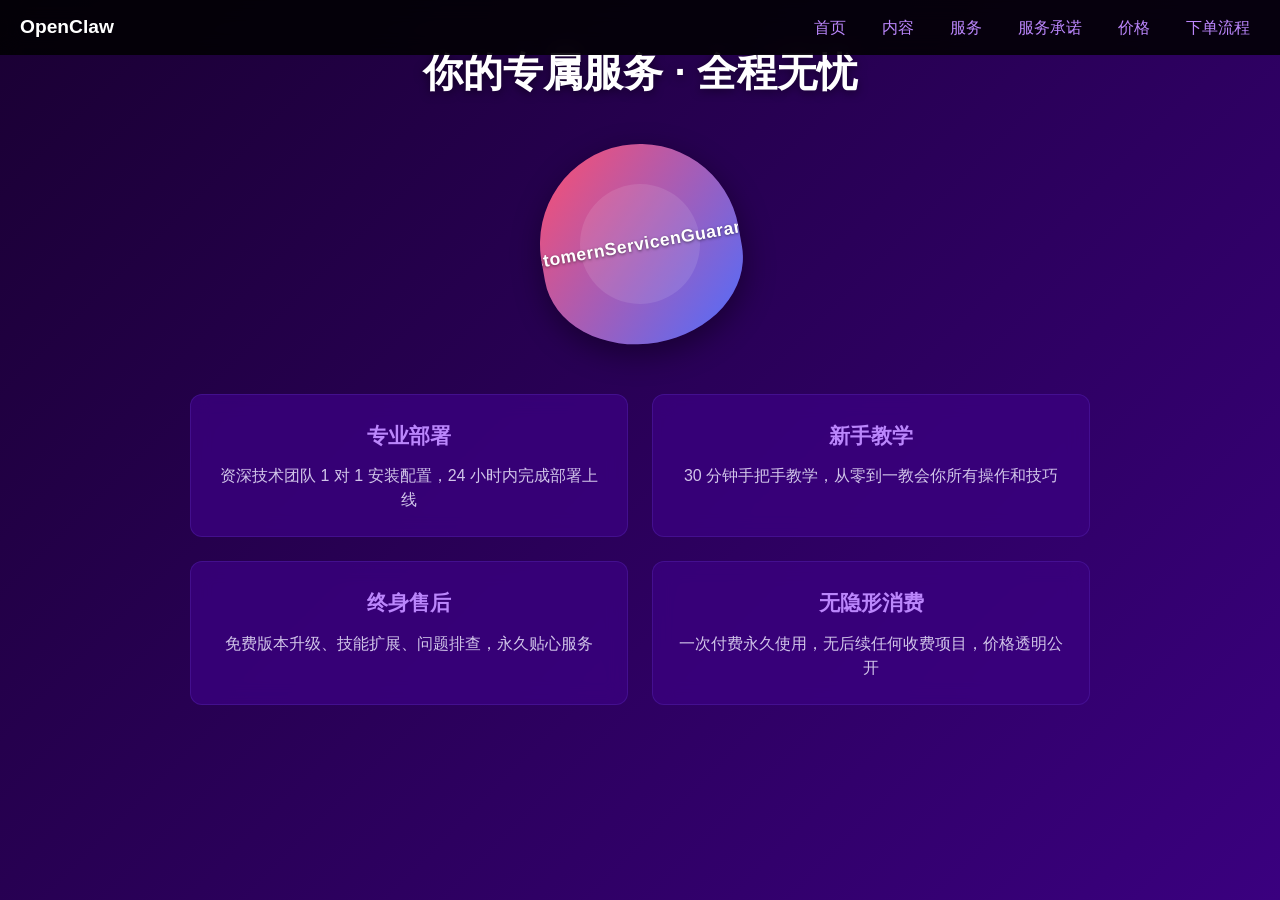
<file: guarantee.html>
<!DOCTYPE html>
<html lang="zh">
<head>
  <meta charset="UTF-8" />
  <meta name="viewport" content="width=device-width, initial-scale=1.0" />
  <title>你的专属服务 · 全程无忧</title>
  <!-- 公共导航样式 -->
  <link rel="stylesheet" href="css/common.css" />
  <!-- 本页专属样式 -->
  <link rel="stylesheet" href="css/guarantee.css" />
</head>
<body>

<!-- 响应式导航栏：左对齐设计 -->
<nav class="navbar navbar-left">
  <div class="nav-brand">OpenClaw</div>
  <button class="hamburger" id="hamburger">
    <span></span>
    <span></span>
    <span></span>
  </button>
  <ul class="nav-links" id="navLinks">
    <li><a href="index.html">首页</a></li>
    <li><a href="content.html">内容</a></li>
    <li><a href="service.html">服务</a></li>
    <li><a href="guarantee.html">服务承诺</a></li>
    <li><a href="price.html">价格</a></li>
    <li><a href="order.html">下单流程</a></li>
  </ul>
</nav>

<div class="guarantee-page">
  <!-- 标题 -->
  <h1 class="main-title">你的专属服务 · 全程无忧</h1>

  <!-- 盾牌图标 -->
  <div class="shield-icon"></div>

  <!-- 服务卡片网格 -->
  <div class="services-grid">
    <div class="service-card">
      <h3 class="card-title">专业部署</h3>
      <p class="card-desc">资深技术团队 1 对 1 安装配置，24 小时内完成部署上线</p>
    </div>

    <div class="service-card">
      <h3 class="card-title">新手教学</h3>
      <p class="card-desc">30 分钟手把手教学，从零到一教会你所有操作和技巧</p>
    </div>

    <div class="service-card">
      <h3 class="card-title">终身售后</h3>
      <p class="card-desc">免费版本升级、技能扩展、问题排查，永久贴心服务</p>
    </div>

    <div class="service-card">
      <h3 class="card-title">无隐形消费</h3>
      <p class="card-desc">一次付费永久使用，无后续任何收费项目，价格透明公开</p>
    </div>
  </div>

  <!-- 返回顶部按钮 -->
  <button id="backToTop" class="back-to-top">顶部</button>
</div>

<!-- 导航 & 返回顶部脚本 -->
<script>
  // 汉堡菜单控制
  const hamburger = document.getElementById('hamburger');
  const navLinks = document.getElementById('navLinks');

  if (hamburger && navLinks) {
    hamburger.addEventListener('click', () => {
      navLinks.classList.toggle('active');

      const spans = hamburger.querySelectorAll('span');
      if (navLinks.classList.contains('active')) {
        spans[0].style.transform = 'rotate(45deg) translate(5px, 5px)';
        spans[1].style.opacity = '0';
        spans[2].style.transform = 'rotate(-45deg) translate(7px, -7px)';
      } else {
        spans[0].style.transform = 'rotate(0) translate(0, 0)';
        spans[1].style.opacity = '1';
        spans[2].style.transform = 'rotate(0) translate(0, 0)';
      }
    });

    // 点击链接后自动收起菜单
    navLinks.querySelectorAll('a').forEach(link => {
      link.addEventListener('click', () => {
        navLinks.classList.remove('active');
        const spans = hamburger.querySelectorAll('span');
        spans[0].style.transform = 'rotate(0) translate(0, 0)';
        spans[1].style.opacity = '1';
        spans[2].style.transform = 'rotate(0) translate(0, 0)';
      });
    });
  }

  // 返回顶部
  const backToTopBtn = document.getElementById('backToTop');
  if (backToTopBtn) {
    backToTopBtn.onclick = function () {
      window.scrollTo({ top: 0, behavior: 'smooth' });
    };

    window.addEventListener('scroll', function () {
      backToTopBtn.style.display = window.pageYOffset > 300 ? 'block' : 'none';
    });
  }
</script>

</body>
</html>
</file>
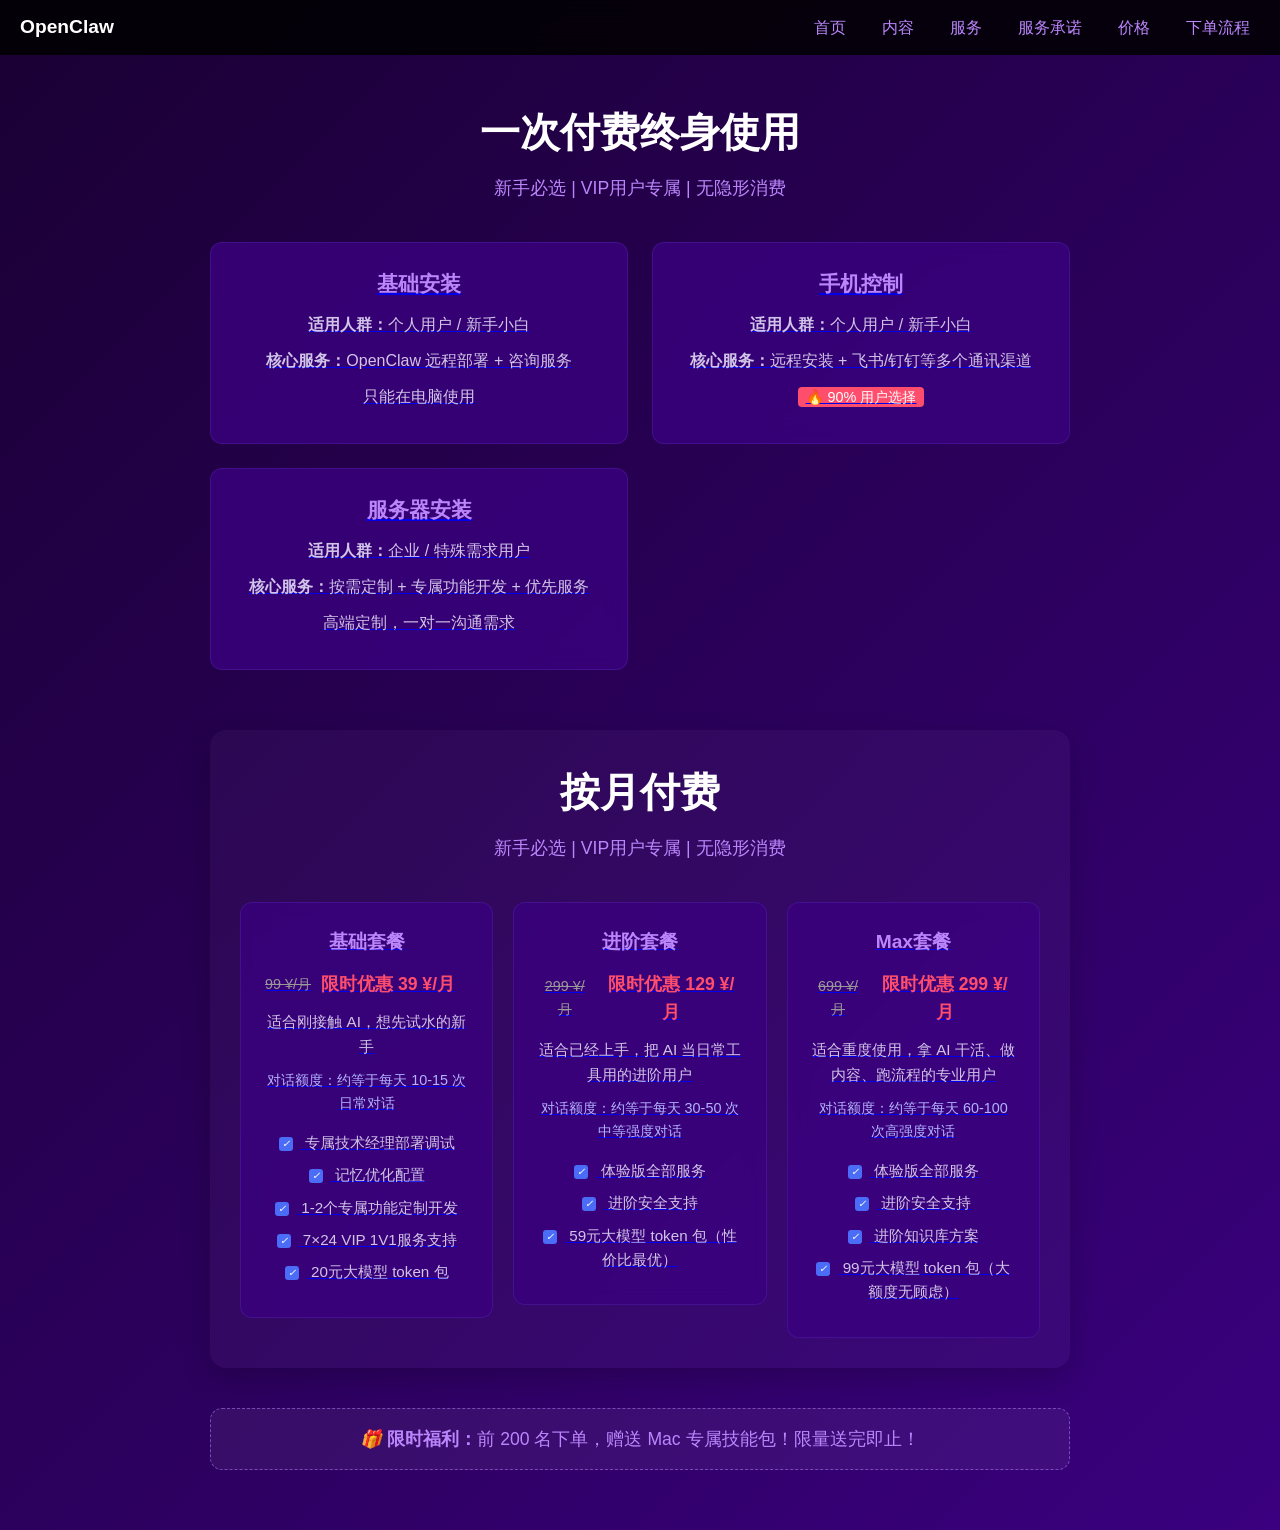
<file: price.html>
<!DOCTYPE html>
<html lang="zh">
<head>
  <meta charset="UTF-8" />
  <meta name="viewport" content="width=device-width, initial-scale=1.0" />
  <title>价格页</title>
  <!-- 公共导航样式 -->
  <link rel="stylesheet" href="css/common.css" />
  <!-- 本页专属样式 -->
  <link rel="stylesheet" href="css/price.css" />
</head>
<body>

<!-- 响应式导航栏 -->
<nav class="navbar">
  <div class="nav-brand">OpenClaw</div>
  <button class="hamburger" id="hamburger">
    <span></span>
    <span></span>
    <span></span>
  </button>
  <ul class="nav-links" id="navLinks">
    <li><a href="index.html">首页</a></li>
    <li><a href="content.html">内容</a></li>
    <li><a href="service.html">服务</a></li>
    <li><a href="guarantee.html">服务承诺</a></li>
    <li><a href="price.html">价格</a></li>
    <li><a href="order.html">下单流程</a></li>
  </ul>
</nav>

<div class="price-page">
  <!-- 一次性付费 -->
  <section class="pricing-section">
    <h1 class="main-title">一次付费终身使用</h1>
    <p class="subtitle">新手必选 | VIP用户专属 | 无隐形消费</p>

    <div class="packages">
      <a href="order.html" class="package-link">
        <div class="package-card">
          <h3 class="card-title">基础安装</h3>
          <p class="card-desc"><strong>适用人群：</strong>个人用户 / 新手小白</p>
          <p class="card-desc"><strong>核心服务：</strong>OpenClaw 远程部署 + 咨询服务</p>
          <p class="card-desc">只能在电脑使用</p>
        </div>
      </a>

      <a href="order.html" class="package-link">
        <div class="package-card">
          <h3 class="card-title">手机控制</h3>
          <p class="card-desc"><strong>适用人群：</strong>个人用户 / 新手小白</p>
          <p class="card-desc"><strong>核心服务：</strong>远程安装 + 飞书/钉钉等多个通讯渠道</p>
          <p class="card-desc"><span class="highlight">🔥 90% 用户选择</span></p>
        </div>
      </a>

      <a href="order.html" class="package-link">
        <div class="package-card">
          <h3 class="card-title">服务器安装</h3>
          <p class="card-desc"><strong>适用人群：</strong>企业 / 特殊需求用户</p>
          <p class="card-desc"><strong>核心服务：</strong>按需定制 + 专属功能开发 + 优先服务</p>
          <p class="card-desc">高端定制，一对一沟通需求</p>
        </div>
      </a>
    </div>
  </section>

  <!-- 按月付费 -->
  <section class="pricing-section monthly">
    <h1 class="main-title">按月付费</h1>
    <p class="subtitle">新手必选 | VIP用户专属 | 无隐形消费</p>

    <div class="monthly-packages">

      <a href="order.html" class="package-link">
        <div class="package-card">
          <h3 class="package-name">基础套餐</h3>
          <div class="price-tag">
            <span class="original-price">99 ¥/月</span>
            <span class="discount-price">限时优惠 <strong>39 ¥/月</strong></span>
          </div>
          <p class="description">适合刚接触 AI，想先试水的新手</p>
          <p class="usage">对话额度：约等于每天 10-15 次日常对话</p>

          <ul class="features">
            <li><i class="checkmark">✓</i> 专属技术经理部署调试</li>
            <li><i class="checkmark">✓</i> 记忆优化配置</li>
            <li><i class="checkmark">✓</i> 1-2个专属功能定制开发</li>
            <li><i class="checkmark">✓</i> 7×24 VIP 1V1服务支持</li>
            <li><i class="checkmark">✓</i> 20元大模型 token 包</li>
          </ul>
        </div>
      </a>

      <a href="order.html" class="package-link">
        <div class="package-card">
          <h3 class="package-name">进阶套餐</h3>
          <div class="price-tag">
            <span class="original-price">299 ¥/月</span>
            <span class="discount-price">限时优惠 <strong>129 ¥/月</strong></span>
          </div>
          <p class="description">适合已经上手，把 AI 当日常工具用的进阶用户</p>
          <p class="usage">对话额度：约等于每天 30-50 次中等强度对话</p>

          <ul class="features">
            <li><i class="checkmark">✓</i> 体验版全部服务</li>
            <li><i class="checkmark">✓</i> 进阶安全支持</li>
            <li><i class="checkmark">✓</i> 59元大模型 token 包（性价比最优）</li>
          </ul>
        </div>
      </a>


      <a href="order.html" class="package-link">
        <div class="package-card">
          <h3 class="package-name">Max套餐</h3>
          <div class="price-tag">
            <span class="original-price">699 ¥/月</span>
            <span class="discount-price">限时优惠 <strong>299 ¥/月</strong></span>
          </div>
          <p class="description">适合重度使用，拿 AI 干活、做内容、跑流程的专业用户</p>
          <p class="usage">对话额度：约等于每天 60-100 次高强度对话</p>

          <ul class="features">
            <li><i class="checkmark">✓</i> 体验版全部服务</li>
            <li><i class="checkmark">✓</i> 进阶安全支持</li>
            <li><i class="checkmark">✓</i> 进阶知识库方案</li>
            <li><i class="checkmark">✓</i> 99元大模型 token 包（大额度无顾虑）</li>
          </ul>
        </div>
      </a>

    </div>
  </section>

  <!-- 限时福利 -->
  <div class="promotion">
    <i>🎁</i> <strong>限时福利：</strong>前 200 名下单，赠送 Mac 专属技能包！限量送完即止！
  </div>

  <!-- 返回顶部按钮 -->
  <button id="backToTop" class="back-to-top">顶部</button>
</div>

<script>
  // 汉堡菜单控制（同 service.html）
  const hamburger = document.getElementById('hamburger');
  const navLinks = document.getElementById('navLinks');

  if (hamburger && navLinks) {
    hamburger.addEventListener('click', () => {
      navLinks.classList.toggle('active');

      const spans = hamburger.querySelectorAll('span');
      if (navLinks.classList.contains('active')) {
        spans[0].style.transform = 'rotate(45deg) translate(5px, 5px)';
        spans[1].style.opacity = '0';
        spans[2].style.transform = 'rotate(-45deg) translate(7px, -7px)';
      } else {
        spans[0].style.transform = 'rotate(0) translate(0, 0)';
        spans[1].style.opacity = '1';
        spans[2].style.transform = 'rotate(0) translate(0, 0)';
      }
    });

    navLinks.querySelectorAll('a').forEach(link => {
      link.addEventListener('click', () => {
        navLinks.classList.remove('active');
        const spans = hamburger.querySelectorAll('span');
        spans[0].style.transform = 'rotate(0) translate(0, 0)';
        spans[1].style.opacity = '1';
        spans[2].style.transform = 'rotate(0) translate(0, 0)';
      });
    });
  }

  // 返回顶部
  const backToTopBtn = document.getElementById('backToTop');
  if (backToTopBtn) {
    backToTopBtn.onclick = function () {
      window.scrollTo({ top: 0, behavior: 'smooth' });
    };

    window.addEventListener('scroll', function () {
      backToTopBtn.style.display = window.pageYOffset > 300 ? 'block' : 'none';
    });
  }
</script>

</body>
</html>
</file>
<file: css/black.css>
/* 全局变量 */
:root {
    --red: #E8442A;
    --red-dark: #C03520;
    --red-light: rgba(232,68,42,0.18);
    --green-mid: #2ECC71;
    --ink: #0A0A0A;
    --ink-mid: #141414;
    --ink-light: #1E1E1E;
    --card: #161616;
    --card-border: rgba(255,255,255,0.08);
    --text-primary: #F0F0F0;
    --text-secondary: rgba(255,255,255,0.5);
    --text-muted: rgba(255,255,255,0.28);
    --gold: #F0C040;
    --gold-light: rgba(240,192,64,0.12);
    --white: #FFFFFF;
}

* {
    margin: 0;
    padding: 0;
    box-sizing: border-box;
}

body {
    font-family: "Noto Serif SC", "STSong", serif;
    background-color: var(--ink);
    color: var(--text-primary);
    line-height: 1.6;
    overflow-x: hidden;
}

.container {
    width: 100%;
    padding: 0 24px;
    max-width: 1200px;
    margin: 0 auto;
}

/* 4.1 Hero 首屏 */
.hero {
    background-color: var(--ink);
    min-height: 100vh;
    position: relative;
    overflow: hidden;
}

/* iOS 100vh 修复 */
@supports (-webkit-touch-callout: none) {
    .hero {
        min-height: -webkit-fill-available;
    }
}

/* 装饰光圈 */
.decoration-circle {
    position: absolute;
    border-radius: 50%;
    z-index: 0;
}

.decoration-circle.red {
    width: 280px;
    height: 280px;
    background: rgba(232,68,42,0.12);
    top: 12px;
    right: -10px;
}

.decoration-circle.green {
    width: 220px;
    height: 220px;
    background: rgba(46,204,113,0.15);
    bottom: 12px;
    left: -10px;
}

/* 龙虾插图 */
.lobster-icon {
    position: absolute;
    top: 12px;
    right: -10px;
    width: 190px;
    opacity: 0.75;
    filter: drop-shadow(0 0 20px rgba(0,0,0,0.5));
    z-index: 0;
    font-size: 4rem;
    color: var(--red);
}

/* 公司 logo */
.logo-text {
    font-size: 18px;
    font-weight: 900;
    color: var(--white);
    letter-spacing: 0.18em;
    margin-bottom: 20px;
}

/* OPEN CLAW Wordmark */
.logo-title {
    font-size: 22px;
    font-weight: 900;
    letter-spacing: 0.22em;
    color: var(--red);
    position: relative;
}

.logo-title::after {
    content: "";
    position: absolute;
    bottom: -10px;
    left: 0;
    width: 100%;
    height: 3px;
    background: var(--red);
}

/* 主标题 */
.hero h1 {
    font-size: 36px;
    font-weight: 900;
    color: var(--red);
    letter-spacing: 0.22em;
    margin-bottom: 20px;
}

/* 副标题 */
.hero p {
    font-size: 18px;
    font-weight: 400;
    color: rgba(255,255,255,0.55);
    margin-bottom: 40px;
}

/* 特性卡片 */
.benefits {
    display: flex;
    flex-direction: column;
    gap: 12px;
    background: rgba(255,255,255,0.05);
    padding: 12px;
    border-radius: 12px;
    margin-top: 20px;
}

.benefit-item {
    display: flex;
    align-items: center;
    gap: 8px;
    padding: 12px;
    border-radius: 12px;
    background: var(--card);
    border-left: 4px solid var(--red);
}

.benefit-item .tag {
    background: var(--red);
    color: white;
    padding: 4px 10px;
    border-radius: 20px;
    font-size: 0.8rem;
}

/* 4.2 痛点区 */
.pain-points {
    background-color: var(--ink-mid);
    padding: 44px 24px;
}

.pain-points h2 {
    font-size: 1.8rem;
    color: var(--red);
    margin-bottom: 15px;
}

.pain-points p {
    opacity: 0.8;
    margin-bottom: 30px;
    color: var(--text-secondary);
}

.q-item {
    background: var(--card);
    padding: 20px;
    border-radius: 16px;
    margin-bottom: 20px;
    position: relative;
    padding-left: 60px;
}

.q-num {
    position: absolute;
    left: 20px;
    top: 50%;
    transform: translateY(-50%);
    width: 40px;
    height: 40px;
    background: var(--red);
    color: white;
    border-radius: 50%;
    display: flex;
    justify-content: center;
    align-items: center;
    font-size: 1.2rem;
    font-weight: bold;
}

.q-item h3 {
    font-size: 1.3rem;
    margin-bottom: 10px;
    color: var(--white);
}

.q-item p {
    opacity: 0.8;
    color: var(--text-secondary);
}

/* 4.3 服务内容区 */
.service-content {
    background-color: var(--ink-light);
    padding: 56px 24px;
}

.service-content h2,
.promise-section h2,
.pricing h2,
.how-to-start h2,
.start-now h2 {
    font-size: 1.8rem;
    color: var(--red);
    margin-bottom: 15px;
    font-weight: 900;
}

.service-content h3,
.promise-section h3,
.pricing h3,
.how-to-start h3,
.start-now h3 {
    font-size: 1.5rem;
    margin-bottom: 20px;
    color: var(--white);
}

.service-content p,
.promise-section p,
.pricing p,
.how-to-start p,
.start-now p {
    opacity: 0.8;
    margin-bottom: 30px;
    color: var(--text-secondary);
}

.solution-list {
    display: grid;
    grid-template-columns: repeat(auto-fit, minmax(280px, 1fr));
    gap: 20px;
    margin-top: 20px;
}

.sol-item {
    background: var(--card);
    padding: 20px;
    border-radius: 14px;
    border: 1px solid var(--card-border);
    display: flex;
    flex-direction: row;
    gap: 14px;
}

.num {
    width: 28px;
    height: 28px;
    border-radius: 6px;
    border: 1px solid rgba(232,68,42,0.35);
    color: rgba(232,68,42,0.7);
    font-size: 12px;
    font-weight: 700;
    display: flex;
    align-items: center;
    justify-content: center;
}

.sol-item h4 {
    font-size: 15px;
    font-weight: 700;
    color: var(--white);
    margin-bottom: 3px;
}

.sol-item p {
    font-size: 13px;
    color: var(--text-secondary);
    line-height: 1.5;
}

/* 4.4 服务承诺区 */
.promise-section {
    background-color: var(--ink);
    padding: 56px 24px;
}

.promise-items {
    display: grid;
    grid-template-columns: 1fr 1fr;
    gap: 12px;
    margin-top: 20px;
}

.promise-item {
    background: var(--card);
    padding: 20px;
    border-radius: 16px;
    border: 1px solid var(--card-border);
}

.icon {
    font-size: 2.5rem;
    margin-bottom: 15px;
    color: var(--red);
}

.promise-item h4 {
    margin-bottom: 10px;
    color: var(--white);
}

.promise-item p {
    opacity: 0.8;
    font-size: 0.95rem;
    color: var(--text-secondary);
}

/* 4.5 价格方案区 */
.pricing {
    background-color: var(--ink-mid);
    padding: 56px 24px;
}

.price-tabs {
    display: flex;
    gap: 10px;
    justify-content: center;
    margin-bottom: 30px;
}

.tab {
    padding: 10px 20px;
    background: var(--card);
    border-radius: 20px;
    cursor: pointer;
    transition: all 0.3s;
    font-size: 0.9rem;
    color: var(--text-secondary);
}

.tab.active {
    background: var(--red);
    color: var(--white);
}

.plan-card {
    background: var(--card);
    padding: 30px;
    border-radius: 20px;
    margin-bottom: 30px;
    border: 2px solid var(--card-border);
    position: relative;
}

.plan-card.basic {
    border-color: var(--card-border);
}

.plan-card.advanced {
    border-color: var(--red);
}

.plan-card.max {
    border-color: var(--card-border);
}

.plan-card h3 {
    font-size: 1.5rem;
    margin-bottom: 10px;
    color: var(--white);
}

.plan-card p {
    opacity: 0.8;
    margin-bottom: 20px;
    color: var(--text-secondary);
}

.price {
    font-size: 2rem;
    margin-bottom: 15px;
}

.amount {
    color: var(--red);
    font-weight: bold;
}

.original {
    color: var(--text-muted);
    font-size: 1rem;
    margin-left: 5px;
}

.discount {
    background: var(--red);
    color: var(--white);
    padding: 5px 10px;
    border-radius: 5px;
    font-size: 0.8rem;
    margin-bottom: 20px;
}

.details ul {
    list-style: none;
    margin-top: 15px;
}

.details li {
    margin-bottom: 8px;
    display: flex;
    align-items: center;
}

.details li i {
    color: var(--green-mid);
    margin-right: 10px;
}

.badge {
    position: absolute;
    top: 10px;
    right: 10px;
    background: var(--red);
    color: var(--white);
    padding: 5px 10px;
    border-radius: 5px;
    font-size: 0.8rem;
}

/* 4.6 购买流程区 */
.how-to-start {
    background-color: var(--ink-light);
    padding: 56px 24px;
}

.steps {
    display: grid;
    grid-template-columns: repeat(auto-fit, minmax(280px, 1fr));
    gap: 20px;
    margin-top: 30px;
}

.step {
    background: var(--card);
    padding: 20px;
    border-radius: 16px;
}

.step-num {
    width: 40px;
    height: 40px;
    background: var(--red);
    color: var(--white);
    border-radius: 50%;
    display: flex;
    justify-content: center;
    align-items: center;
    font-size: 1.2rem;
    font-weight: bold;
    margin-bottom: 15px;
}

.step h4 {
    margin-bottom: 10px;
    color: var(--white);
}

.step p {
    opacity: 0.8;
    font-size: 0.95rem;
    color: var(--text-secondary);
}

/* 4.7 尾页 QR 区 */
.start-now {
    background-color: var(--ink);
    padding: 56px 24px;
}

.qrcode-container {
    display: flex;
    justify-content: center;
    gap: 40px;
    margin-bottom: 30px;
}

.qrcode-item {
    text-align: center;
}

.qrcode-item img {
    width: 150px;
    height: 150px;
    border: 1px solid var(--card-border);
    border-radius: 8px;
}

.qrcode-item p {
    margin-top: 10px;
    font-size: 0.9rem;
    opacity: 0.8;
    color: var(--text-secondary);
}

.contact-info {
    display: flex;
    justify-content: center;
    gap: 30px;
    margin-bottom: 20px;
}

.contact-item {
    text-align: center;
    padding: 15px;
    background: var(--card);
    border-radius: 12px;
    width: 200px;
}

.contact-item i {
    font-size: 1.5rem;
    color: var(--red);
    margin-bottom: 10px;
}

.contact-item div {
    font-size: 0.9rem;
    opacity: 0.8;
    color: var(--text-secondary);
}

.note {
    text-align: center;
    font-size: 0.9rem;
    opacity: 0.7;
    color: var(--text-muted);
}

/* Footer */
.footer {
    background-color: var(--ink);
    padding: 40px 24px;
    text-align: center;
    color: var(--text-muted);
}

.footer-content {
    max-width: 600px;
    margin: 0 auto;
}

.brand {
    font-size: 1.5rem;
    color: var(--red);
    margin-bottom: 10px;
    font-weight: 900;
}

.footer p {
    opacity: 0.8;
    font-size: 0.9rem;
    margin: 5px 0;
}

/* 4.7 尾页 QR 区 —— 新增联系卡片样式 */
.contact-wrapper {
    background: #161616;
    padding: 20px;
    border-radius: 12px;
    margin-bottom: 20px;
}

.contact-header {
    text-align: center;
    font-size: 0.9rem;
    opacity: 0.8;
    color: #F0F0F0;
    margin-bottom: 15px;
}

.contact-grid {
    display: flex;
    gap: 20px;
    justify-content: center;
}

.contact-card {
    flex: 1;
    text-align: center;
    padding: 15px;
    background: #161616;
    border-radius: 8px;
    border: 1px solid rgba(255,255,255,0.08);
}

.contact-card div {
    font-size: 1.1rem;
    color: #F0F0F0;
    margin-bottom: 5px;
}

.contact-card .small {
    font-size: 0.8rem;
    opacity: 0.8;
    color: #F0F0F0;
}

.q-item.no-number {
    padding-left: 20px; /* 原来是 60px，现在左移 */
}

/* 价格方案中的功能项对勾 */
.pricing .details li::before {
    content: "✔";
    color: #2ECC71;
    font-weight: bold;
    margin-right: 10px;
}

/* 痛点区大括号装饰 */
.q-item::before {
    content: "";
    position: absolute;
    left: 20px;
    top: 0;
    bottom: 0;
    width: 10px;
    background: linear-gradient(to bottom, #E8442A, #E8442A);
    border-radius: 8px 0 0 8px;
    z-index: 1;
    box-shadow: inset 0 0 8px rgba(0,0,0,0.3), 0 0 8px rgba(0,0,0,0.2);
}

/* 顶部圆角更明显 */
.q-item::before {
    border-top-left-radius: 8px;
    border-bottom-left-radius: 8px;
}

/* 响应式 */
@media (max-width: 768px) {
    .hero, .pain-points, .service-content, .promise-section, .pricing, .how-to-start, .start-now, .footer {
        padding: 44px 18px;
    }

    .qrcode-container {
        flex-direction: column;
        align-items: center;
    }

    .qrcode-item {
        width: 100%;
        max-width: 150px;
    }

    .contact-info {
        flex-direction: column;
        gap: 15px;
    }
}
</file>
<file: css/common.css>
/* ===== 公共导航样式 common.css ===== */

* {
  box-sizing: border-box;
}

body {
  margin: 0;
  padding: 0;
}

.navbar {
  position: fixed;
  top: 0;
  left: 0;
  width: 100%;
  background: rgba(0, 0, 0, 0.85);
  backdrop-filter: blur(10px);
  padding: 12px 20px;
  z-index: 1000;
  display: flex;
  align-items: center;
  justify-content: space-between;
  color: white;
}

.nav-brand {
  font-weight: bold;
  font-size: 1.2rem;
  color: white;
  white-space: nowrap;
  text-decoration: none;
}

.hamburger {
  display: none;
  flex-direction: column;
  background: none;
  border: none;
  cursor: pointer;
  padding: 4px;
}

.hamburger span {
  width: 25px;
  height: 3px;
  background: #bb86fc;
  margin: 3px 0;
  transition: 0.3s;
}

.nav-links {
  display: flex;
  list-style: none;
  gap: 16px;
  margin: 0;
  padding: 0;
}

.nav-links a {
  color: #bb86fc;
  text-decoration: none;
  font-size: 1rem;
  padding: 6px 10px;
  border-radius: 6px;
  transition: all 0.3s ease;
  white-space: nowrap;
}

.nav-links a:hover,
.nav-links a.active {
  background: #4a6cf7;
  color: white;
}

/* 手机端：隐藏 .nav-links 默认显示，仅通过 JS 控制弹出 */
@media (max-width: 768px) {
  .hamburger {
    display: flex;
  }

  /* 关键：让 .nav-links 默认不参与布局 */
  .nav-links {
    position: absolute;
    top: 100%;
    left: 0;
    width: 100%;
    background: rgba(0, 0, 0, 0.95);
    flex-direction: column;
    align-items: center;
    padding: 20px 0;
    gap: 15px;
    margin: 0;
    /* 初始状态：完全隐藏 */
    clip-path: polygon(0 0, 100% 0, 100% 0, 0 0);
    transition: clip-path 0.4s ease-in-out;
  }

  .nav-links.active {
    clip-path: polygon(0 0, 100% 0, 100% 100%, 0 100%);
  }

  /* 主内容下移 */
  body {
    padding-top: 70px;
  }
}
</file>
<file: css/content.css>
/* 重置与基础 */
* {
  margin: 0;
  padding: 0;
  box-sizing: border-box;
}

body {
  font-family: -apple-system, BlinkMacSystemFont, "Microsoft YaHei", sans-serif;
  background: linear-gradient(135deg, #1a0033, #3a007f);
  color: #e6e6ff;
  line-height: 1.6;
  min-height: 100vh;
  padding: 40px 20px;
}

.content-page {
  max-width: 900px;
  margin: 0 auto;
  text-align: center;
}

/* 页标题 */
.page-title {
  font-size: 2.5rem;
  font-weight: 700;
  margin-bottom: 40px;
  color: white;
  text-shadow: 0 2px 10px rgba(0,0,0,0.5);
}

/* 痛点卡片网格 */
.pain-points-grid {
  display: grid;
  grid-template-columns: 1fr 1fr;
  gap: 24px;
  margin: 40px 0;
}

/* 卡片样式 */
.pain-point-card {
  background: rgba(58, 0, 127, 0.8);
  backdrop-filter: blur(10px);
  border-radius: 12px;
  padding: 24px;
  border: 1px solid rgba(100, 50, 200, 0.3);
  transition: transform 0.3s ease, box-shadow 0.3s ease;
  cursor: pointer;
}

.pain-point-card:hover {
  transform: translateY(-5px);
  box-shadow: 0 10px 25px rgba(0, 0, 0, 0.4);
}

/* 卡片标题 */
.card-title {
  font-size: 1.3rem;
  font-weight: 600;
  color: #bb86fc;
  margin-bottom: 12px;
}

/* 卡片描述 */
.card-desc {
  font-size: 1rem;
  color: #d1c4e9;
  line-height: 1.5;
}

/* 返回顶部按钮 */
.back-to-top {
  position: fixed;
  bottom: 30px;
  right: 30px;
  width: 50px;
  height: 50px;
  background: #bb86fc;
  color: white;
  border: none;
  border-radius: 50%;
  font-weight: bold;
  cursor: pointer;
  display: none;
  box-shadow: 0 4px 10px rgba(187, 134, 252, 0.4);
  transition: all 0.3s ease;
}

.back-to-top:hover {
  background: #b269f7;
  transform: translateY(-2px);
}

.back-home {
  margin-top: 40px;
}

.back-button {
  display: inline-block;
  color: #bb86fc;
  text-decoration: none;
  font-size: 1rem;
  transition: opacity 0.2s;
}

.back-button:hover {
  opacity: 0.8;
}

/* 响应式 */
@media (max-width: 600px) {
  .pain-points-grid {
    grid-template-columns: 1fr;
  }

  .page-title {
    font-size: 2rem;
  }

}
</file>
<file: css/guarantee.css>
/* 基础重置 */
* {
  margin: 0;
  padding: 0;
  box-sizing: border-box;
}

body {
  font-family: -apple-system, BlinkMacSystemFont, "Microsoft YaHei", sans-serif;
  background: linear-gradient(135deg, #1a0033, #3a007f);
  color: #e6e6ff;
  line-height: 1.6;
  min-height: 100vh;
  padding: 40px 20px;
}

.guarantee-page {
  max-width: 900px;
  margin: 0 auto;
  text-align: center;
}

/* 主标题 */
.main-title {
  font-size: 2.5rem;
  font-weight: 700;
  color: white;
  margin-bottom: 40px;
  text-shadow: 0 2px 10px rgba(0,0,0,0.5);
}

/* 盾牌图标（纯 CSS 绘制）*/
.shield-icon {
  width: 200px;
  height: 200px;
  background: linear-gradient(135deg, #ff4d6d, #4d6dff);
  border-radius: 50% 50% 50% 50% / 50% 50% 40% 40%;
  position: relative;
  margin: 40px auto;
  box-shadow: 0 10px 30px rgba(0,0,0,0.4);
  overflow: hidden;
  transform: rotate(-10deg);
}

.shield-icon::before {
  content: "";
  position: absolute;
  top: 50%;
  left: 50%;
  width: 120px;
  height: 120px;
  background: rgba(255, 255, 255, 0.1);
  border-radius: 50%;
  transform: translate(-50%, -50%);
  z-index: 1;
}

.shield-icon::after {
  content: "Customer\nService\nGuarantee";
  position: absolute;
  top: 50%;
  left: 50%;
  transform: translate(-50%, -50%);
  color: white;
  font-size: 1.1rem;
  font-weight: 600;
  letter-spacing: 0.5px;
  text-shadow: 0 1px 3px rgba(0,0,0,0.5);
  z-index: 2;
}

/* 服务卡片网格 */
.services-grid {
  display: grid;
  grid-template-columns: 1fr 1fr;
  gap: 24px;
  margin: 50px 0;
}

/* 卡片样式 */
.service-card {
  background: rgba(58, 0, 127, 0.8);
  backdrop-filter: blur(10px);
  border-radius: 12px;
  padding: 24px;
  border: 1px solid rgba(100, 50, 200, 0.3);
  transition: transform 0.3s ease;
  cursor: pointer;
}

.service-card:hover {
  transform: translateY(-5px);
  box-shadow: 0 10px 25px rgba(0,0,0,0.4);
}

/* 卡片标题 */
.card-title {
  font-size: 1.3rem;
  font-weight: 600;
  color: #bb86fc;
  margin-bottom: 12px;
}

/* 卡片描述 */
.card-desc {
  font-size: 1rem;
  color: #d1c4e9;
  line-height: 1.5;
}

/* 返回顶部按钮 */
.back-to-top {
  position: fixed;
  bottom: 30px;
  right: 30px;
  width: 50px;
  height: 50px;
  background: #bb86fc;
  color: white;
  border: none;
  border-radius: 50%;
  font-weight: bold;
  cursor: pointer;
  display: none;
  box-shadow: 0 4px 10px rgba(187, 134, 252, 0.4);
  transition: all 0.3s ease;
}

.back-to-top:hover {
  background: #b269f7;
  transform: translateY(-2px);
}

/* 响应式 */
@media (max-width: 600px) {
  .services-grid {
    grid-template-columns: 1fr;
  }

  .main-title {
    font-size: 2rem;
  }
}
</file>
<file: css/price.css>
* {
  margin: 0;
  padding: 0;
  box-sizing: border-box;
}

body {
  font-family: -apple-system, BlinkMacSystemFont, "Microsoft YaHei", sans-serif;
  background: linear-gradient(135deg, #1a0033, #3a007f);
  color: #e6e6ff;
  line-height: 1.6;
  min-height: 100vh;
  padding: 0;
}

/* 主内容区 */
.price-page {
  max-width: 900px;
  margin: 80px auto 0;
  padding: 20px;
  text-align: center;
}

.main-title {
  font-size: 2.5rem;
  font-weight: 700;
  color: white;
  margin-bottom: 10px;
}

.subtitle {
  font-size: 1.1rem;
  color: #bb86fc;
  margin-bottom: 40px;
}

.pricing-section {
  margin-bottom: 60px;
}

/* 一次性付费卡片 */
.packages {
  display: grid;
  grid-template-columns: 1fr 1fr;
  gap: 24px;
  margin: 40px 0;
}

.package-card {
  background: rgba(58, 0, 127, 0.8);
  backdrop-filter: blur(10px);
  border-radius: 12px;
  padding: 24px;
  border: 1px solid rgba(100, 50, 200, 0.3);
  transition: transform 0.3s ease;
}

.package-card:hover {
  transform: translateY(-5px);
}

.card-title {
  font-size: 1.3rem;
  font-weight: 600;
  color: #bb86fc;
  margin-bottom: 12px;
}

.card-desc {
  font-size: 1rem;
  color: #d1c4e9;
  margin-bottom: 10px;
}

.highlight {
  background: #ff4d6d;
  color: white;
  padding: 2px 8px;
  border-radius: 4px;
  font-size: 0.9rem;
}

/* 按月付费部分 */
.monthly {
  background: rgba(255, 255, 255, 0.03);
  padding: 30px;
  border-radius: 16px;
  margin: 40px 0;
  box-shadow: 0 10px 30px rgba(0,0,0,0.2);
}

.monthly-packages {
  display: grid;
  grid-template-columns: 1fr 1fr 1fr;
  gap: 20px;
  margin-top: 30px;
}

.monthly-package {
  background: rgba(58, 0, 127, 0.7);
  backdrop-filter: blur(10px);
  border-radius: 12px;
  padding: 24px;
  border: 1px solid rgba(100, 50, 200, 0.3);
  text-align: left;
  transition: all 0.3s ease;
}

.monthly-package:hover {
  transform: translateY(-5px);
  box-shadow: 0 10px 20px rgba(0,0,0,0.2);
}

.package-name {
  font-size: 1.2rem;
  font-weight: 600;
  color: #bb86fc;
  margin-bottom: 12px;
}

.price-tag {
  display: flex;
  gap: 10px;
  margin-bottom: 12px;
  align-items: center;
}

.original-price {
  font-size: 0.9rem;
  color: #999;
  text-decoration: line-through;
}

.discount-price {
  font-size: 1.1rem;
  font-weight: 700;
  color: #ff4d6d;
}

.description {
  font-size: 0.95rem;
  color: #d1c4e9;
  margin-bottom: 10px;
}

.usage {
  font-size: 0.9rem;
  color: #b3b3ff;
  margin-bottom: 16px;
}

.features {
  list-style: none;
  padding-left: 0;
  margin: 0;
}

.features li {
  font-size: 0.95rem;
  color: #d1c4e9;
  margin-bottom: 8px;
}

.checkmark {
  display: inline-block;
  width: 14px;
  height: 14px;
  margin-right: 8px;
  background: #4a6cf7;
  color: white;
  font-size: 10px;
  line-height: 14px;
  text-align: center;
  border-radius: 3px;
  vertical-align: middle;
}

/* 限时福利 */
.promotion {
  margin: 40px 0;
  font-size: 1.1rem;
  color: #bb86fc;
  background: rgba(255, 255, 255, 0.05);
  padding: 16px;
  border-radius: 12px;
  border: 1px dashed rgba(187, 134, 252, 0.5);
}

.back-to-top {
  position: fixed;
  bottom: 30px;
  right: 30px;
  width: 50px;
  height: 50px;
  background: #bb86fc;
  color: white;
  border: none;
  border-radius: 50%;
  font-weight: bold;
  cursor: pointer;
  display: none;
  box-shadow: 0 4px 10px rgba(187, 134, 252, 0.4);
  transition: all 0.3s ease;
}

.back-to-top:hover {
  background: #b269f7;
  transform: translateY(-2px);
}

@media (max-width: 600px) {
  .packages,
  .monthly-packages {
    grid-template-columns: 1fr;
  }

  .price-page {
    margin-top: 90px;
  }

  .monthly {
    padding: 20px;
  }

  .monthly-package {
    padding: 16px;
  }
}
</file>
